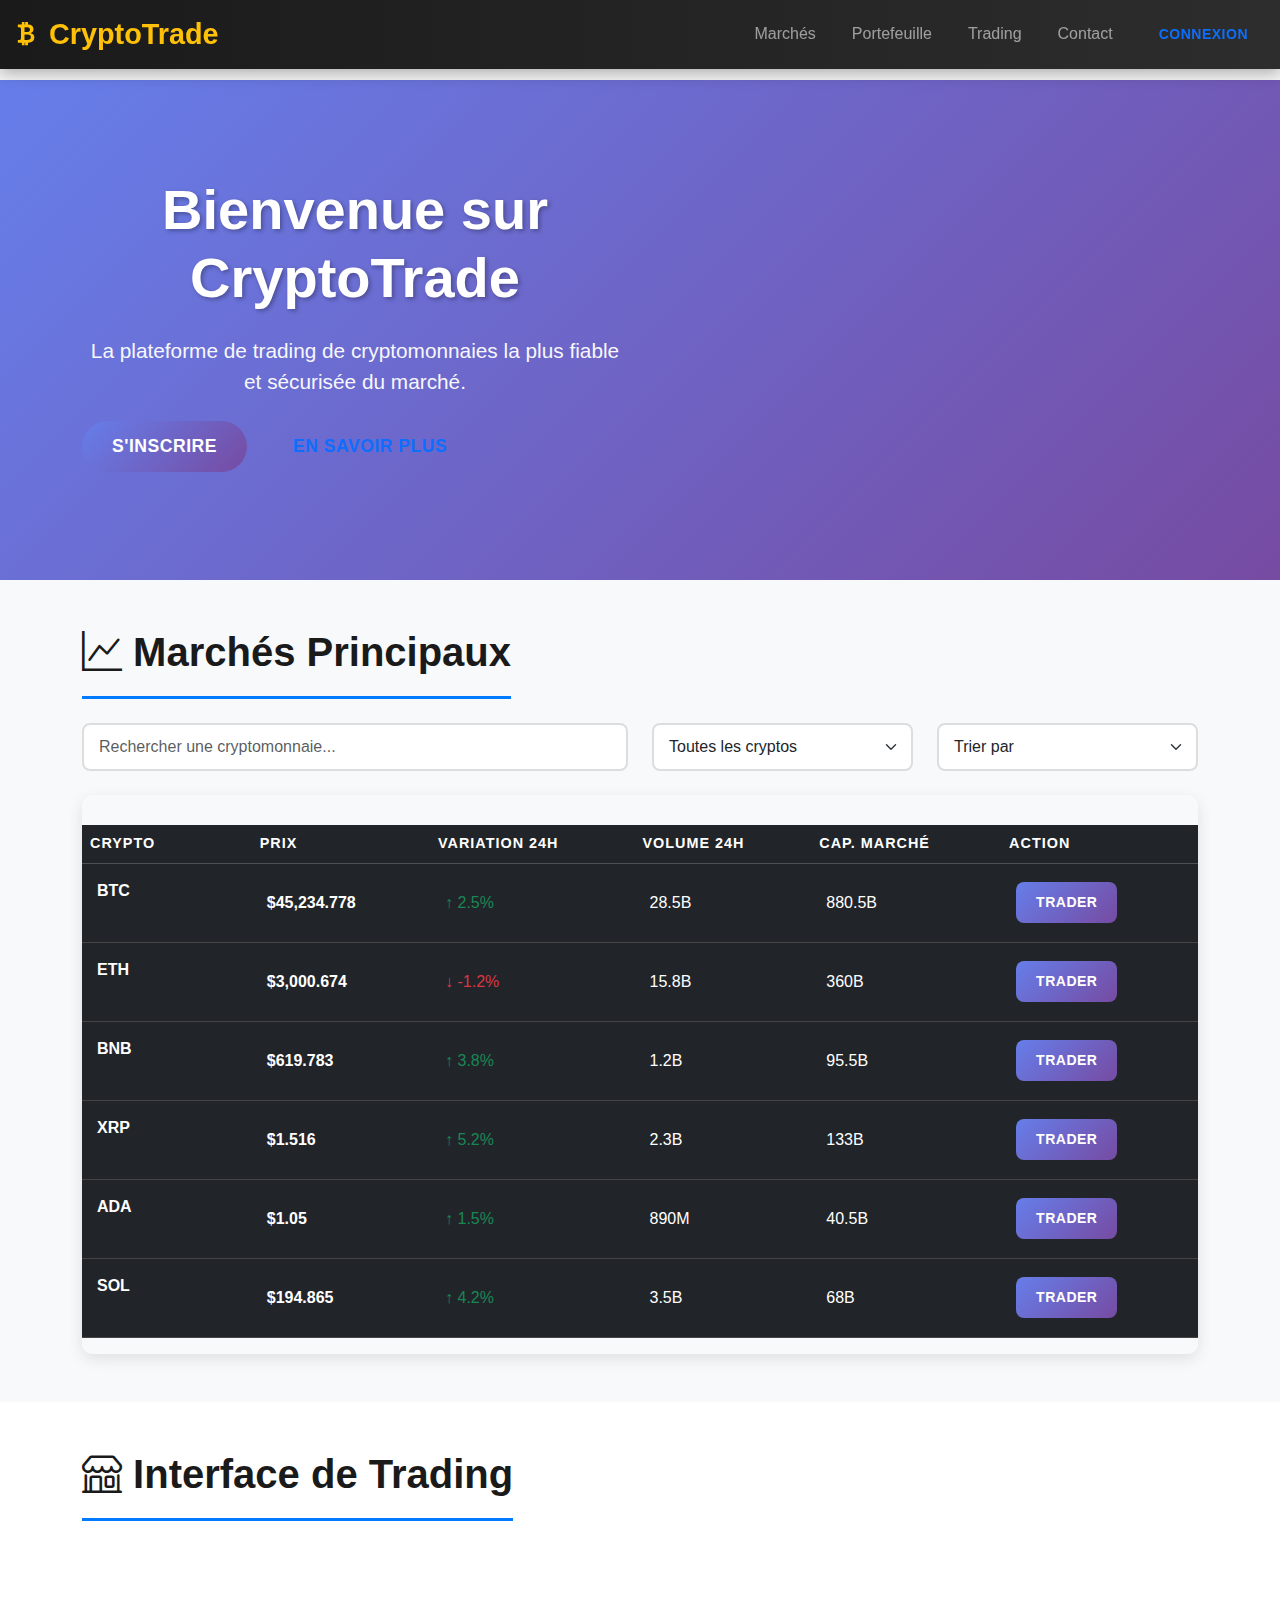
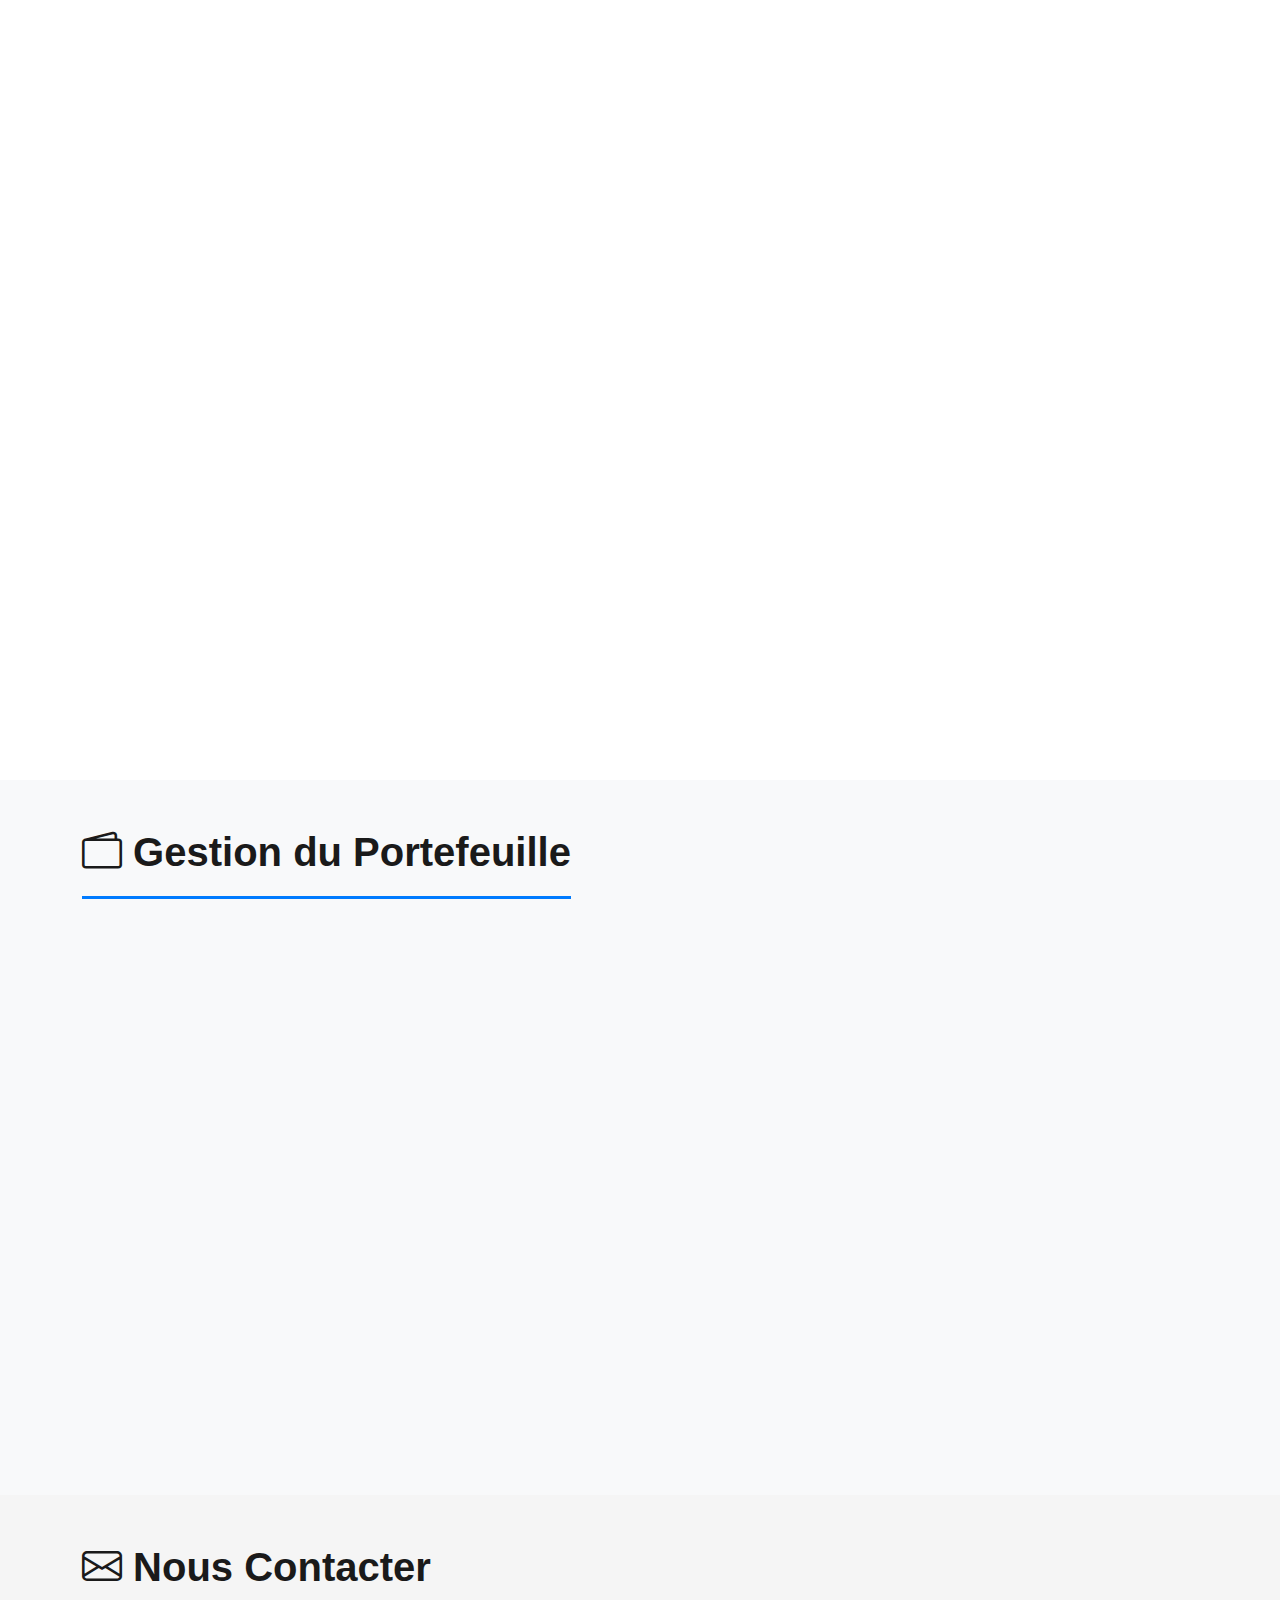
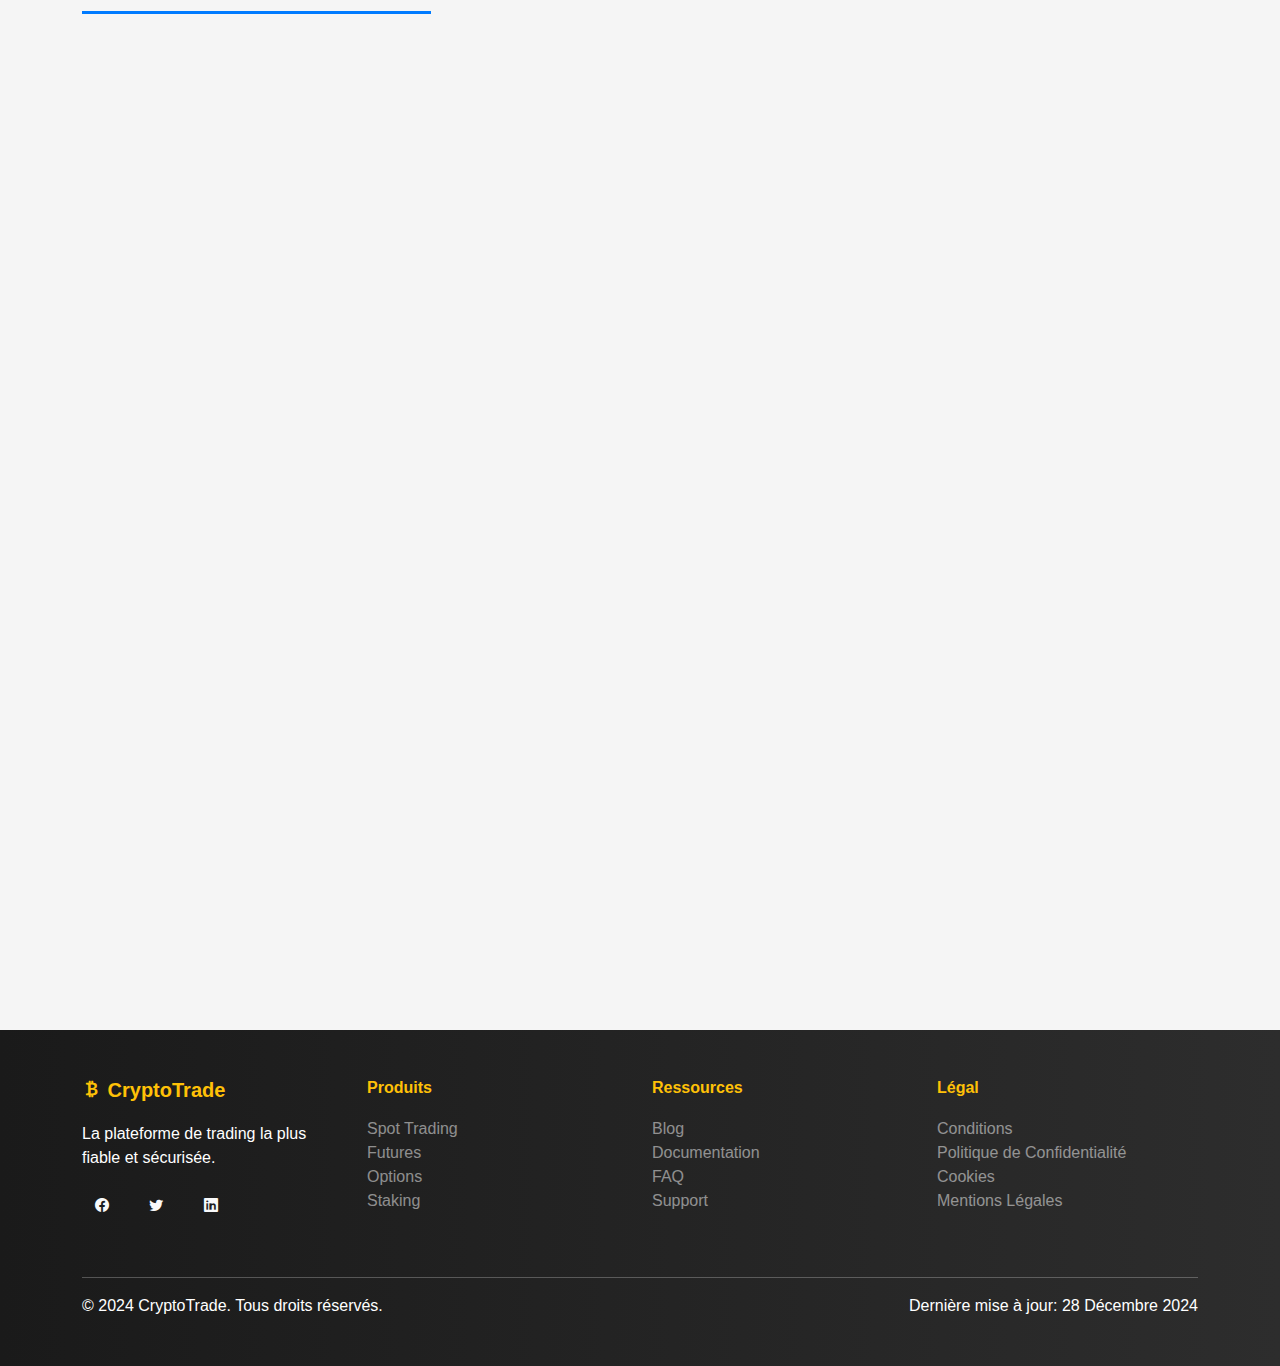
<file: index.html>
<!DOCTYPE html>
<html lang="fr">
<head>
    <meta charset="UTF-8">
    <meta name="viewport" content="width=device-width, initial-scale=1.0">
    <title>CryptoTrade - Plateforme de Trading Crypto</title>
    <link href="https://cdn.jsdelivr.net/npm/bootstrap@5.3.0/dist/css/bootstrap.min.css" rel="stylesheet">
    <link rel="stylesheet" href="https://cdn.jsdelivr.net/npm/bootstrap-icons@1.11.0/font/bootstrap-icons.css">
    <link rel="stylesheet" href="css/style.css">
</head>
<body>
    <!-- Navbar -->
    <nav class="navbar navbar-expand-lg navbar-dark bg-dark fixed-top">
        <div class="container-fluid">
            <a class="navbar-brand fw-bold" href="#home">
                <i class="bi bi-currency-bitcoin"></i> CryptoTrade
            </a>
            <button class="navbar-toggler" type="button" data-bs-toggle="collapse" data-bs-target="#navbarNav">
                <span class="navbar-toggler-icon"></span>
            </button>
            <div class="collapse navbar-collapse" id="navbarNav">
                <ul class="navbar-nav ms-auto">
                    <li class="nav-item">
                        <a class="nav-link" href="./page/markets.html">Marchés</a>
                    </li>
                    <li class="nav-item">
                        <a class="nav-link" href="./page/portfolio.html">Portefeuille</a>
                    </li>
                    <li class="nav-item">
                        <a class="nav-link" href="./page/trading.html">Trading</a>
                    </li>
                    <li class="nav-item">
                        <a class="nav-link" href="./page/contact.html">Contact</a>
                    </li>
                    <li class="nav-item">
                        <button class="btn btn-outline-primary btn-sm ms-2" data-bs-toggle="modal" data-bs-target="#loginModal">
                            Connexion
                        </button>
                    </li>
                </ul>
            </div>
        </div>
    </nav>

    <!-- Hero Section -->
    <section id="home" class="hero-section pt-5">
        <div class="container">
            <div class="row align-items-center">
                <div class="col-lg-6">
                    <h1 class="display-4 fw-bold mb-4 text-center">Bienvenue sur CryptoTrade</h1>
                    <p class="lead mb-4 text-center">La plateforme de trading de cryptomonnaies la plus fiable et sécurisée du marché.</p>
                    <div class="d-flex gap-3">
                        <button class="btn btn-primary btn-lg" data-bs-toggle="modal" data-bs-target="#registerModal">
                            S'inscrire
                        </button>
                        <button class="btn btn-outline-primary btn-lg">
                            En savoir plus
                        </button>
                    </div>
                </div>
                <div class="col-lg-6">
                    <div class="card bg-gradient-crypto p-5 text-center">
                        <h2 class="text-white">Taux de Change Actuel</h2>
                        <p class="text-warning mt-3">
                            <i class="bi bi-currency-bitcoin"></i> BTC
                        </p>
                        <h1 class="text-white" id="btcPrice">$45,234</h1>
                        <p class="text-success">
                            <i class="bi bi-arrow-up"></i> +2.5% (24h)
                        </p>
                    </div>
                </div>
            </div>
        </div>
    </section>

    <!-- Markets Section -->
    <section id="markets" class="markets-section py-5 bg-light">
        <div class="container">
            <h2 class="section-title mb-4 text-center">
                <i class="bi bi-graph-up"></i> Marchés Principaux
            </h2>
            
            <!-- Filters and Search -->
            <div class="row mb-4">
                <div class="col-md-6">
                    <input type="text" class="form-control" id="searchCrypto" placeholder="Rechercher une cryptomonnaie...">
                </div>
                <div class="col-md-3">
                    <select class="form-select" id="filterCrypto">
                        <option value="">Toutes les cryptos</option>
                        <option value="Bitcoin">Bitcoin</option>
                        <option value="Ethereum">Ethereum</option>
                        <option value="Binance">Binance</option>
                        <option value="Ripple">Ripple</option>
                    </select>
                </div>
                <div class="col-md-3">
                    <select class="form-select" id="sortCrypto">
                        <option value="">Trier par</option>
                        <option value="prix">Prix (↓)</option>
                        <option value="variation">Variation (↓)</option>
                        <option value="volume">Volume (↓)</option>
                    </select>
                </div>
            </div>

            <!-- Markets Table -->
            <div class="table-responsive">
                <table class="table table-hover table-dark markets-table">
                    <thead>
                        <tr>
                            <th>Crypto</th>
                            <th>Prix</th>
                            <th>Variation 24h</th>
                            <th>Volume 24h</th>
                            <th>Cap. Marché</th>
                            <th>Action</th>
                        </tr>
                    </thead>
                    <tbody id="cryptoTable">
                        <!-- Les données seront chargées avec JavaScript -->
                    </tbody>
                </table>
            </div>
        </div>
    </section>

    <!-- Trading Section -->
    <section id="trading" class="trading-section py-5">
        <div class="container">
            <h2 class="section-title mb-4 text-center">
                <i class="bi bi-shop"></i> Interface de Trading
            </h2>
            
            <div class="row">
                <!-- Trading Form -->
                <div class="col-lg-6">
                    <div class="card border-primary shadow-lg">
                        <div class="card-header bg-primary text-white">
                            <h5 class="mb-0">Passer un Ordre</h5>
                        </div>
                        <div class="card-body">
                            <form id="tradingForm">
                                <!-- Type d'ordre -->
                                <div class="mb-3">
                                    <label class="form-label">Type d'Ordre</label>
                                    <div class="btn-group w-100" role="group">
                                        <input type="radio" class="btn-check" name="orderType" id="achat" value="achat" checked>
                                        <label class="btn btn-outline-success" for="achat">
                                            <i class="bi bi-arrow-up"></i> Achat
                                        </label>
                                        <input type="radio" class="btn-check" name="orderType" id="vente" value="vente">
                                        <label class="btn btn-outline-danger" for="vente">
                                            <i class="bi bi-arrow-down"></i> Vente
                                        </label>
                                    </div>
                                </div>

                                <!-- Sélection de la crypto -->
                                <div class="mb-3">
                                    <label for="cryptoSelect" class="form-label">Sélectionner une Crypto</label>
                                    <select class="form-select" id="cryptoSelect" required>
                                        <option value="">Choisir une cryptomonnaie</option>
                                        <option value="Bitcoin">Bitcoin (BTC)</option>
                                        <option value="Ethereum">Ethereum (ETH)</option>
                                        <option value="Binance">Binance Coin (BNB)</option>
                                        <option value="Ripple">Ripple (XRP)</option>
                                        <option value="Cardano">Cardano (ADA)</option>
                                    </select>
                                </div>

                                <!-- Prix -->
                                <div class="mb-3">
                                    <label for="price" class="form-label">Prix Unitaire ($)</label>
                                    <input type="number" class="form-control" id="price" placeholder="0.00" step="0.01" required>
                                </div>

                                <!-- Quantité -->
                                <div class="mb-3">
                                    <label for="quantity" class="form-label">Quantité</label>
                                    <input type="number" class="form-control" id="quantity" placeholder="0.00" step="0.0001" required>
                                </div>

                                <!-- Total -->
                                <div class="mb-3">
                                    <label class="form-label">Total Estimé</label>
                                    <div class="alert alert-info">
                                        <h4 id="totalEstimate">$0.00</h4>
                                    </div>
                                </div>

                                <!-- Type de commande -->
                                <div class="mb-3">
                                    <label class="form-label">Type de Commande</label>
                                    <select class="form-select" id="orderTypeSelect">
                                        <option value="limit">Ordre Limité</option>
                                        <option value="market">Ordre au Marché</option>
                                        <option value="stop">Ordre Stop Loss</option>
                                    </select>
                                </div>

                                <!-- Boutons -->
                                <button type="submit" class="btn btn-success w-100 btn-lg">
                                    <i class="bi bi-check-circle"></i> Confirmer l'Ordre
                                </button>
                            </form>
                        </div>
                    </div>
                </div>

                <!-- Portfolio Section -->
                <div class="col-lg-6">
                    <div class="card shadow-lg">
                        <div class="card-header bg-info text-white">
                            <h5 class="mb-0">Votre Portefeuille</h5>
                        </div>
                        <div class="card-body">
                            <div class="alert alert-success">
                                <h4>Solde Total</h4>
                                <h2 class="text-success" id="totalBalance">$10,000.00</h2>
                            </div>

                            <!-- Portfolio Table -->
                            <div class="table-responsive">
                                <table class="table table-sm">
                                    <thead>
                                        <tr>
                                            <th>Crypto</th>
                                            <th>Quantité</th>
                                            <th>Valeur</th>
                                            <th>%</th>
                                        </tr>
                                    </thead>
                                    <tbody id="portfolioTable">
                                        <tr>
                                            <td><i class="bi bi-currency-bitcoin"></i> Bitcoin</td>
                                            <td>0.5 BTC</td>
                                            <td>$22,617</td>
                                            <td><span class="badge bg-success">45%</span></td>
                                        </tr>
                                        <tr>
                                            <td><i class="bi bi-coin"></i> Ethereum</td>
                                            <td>5 ETH</td>
                                            <td>$15,000</td>
                                            <td><span class="badge bg-primary">30%</span></td>
                                        </tr>
                                        <tr>
                                            <td><span class="badge bg-warning text-dark">BNB</span></td>
                                            <td>20 BNB</td>
                                            <td>$6,200</td>
                                            <td><span class="badge bg-info">12%</span></td>
                                        </tr>
                                        <tr>
                                            <td>USD</td>
                                            <td>-</td>
                                            <td>$5,183</td>
                                            <td><span class="badge bg-secondary">10%</span></td>
                                        </tr>
                                    </tbody>
                                </table>
                            </div>

                            <!-- Action Buttons -->
                            <div class="d-grid gap-2 mt-3">
                                <button class="btn btn-outline-primary" data-bs-toggle="offcanvas" data-bs-target="#deposer">
                                    <i class="bi bi-cash-coin"></i> Dépôt
                                </button>
                                <button class="btn btn-outline-danger" data-bs-toggle="offcanvas" data-bs-target="#retrait">
                                    <i class="bi bi-arrow-repeat"></i> Retrait
                                </button>
                            </div>
                        </div>
                    </div>
                </div>
            </div>
        </div>
    </section>

    <!-- Offcanvas - Dépôt -->
    <div class="offcanvas offcanvas-start" tabindex="-1" id="deposer">
        <div class="offcanvas-header bg-primary text-white">
            <h5 class="offcanvas-title">Effectuer un Dépôt</h5>
            <button type="button" class="btn-close btn-close-white" data-bs-dismiss="offcanvas"></button>
        </div>
        <div class="offcanvas-body">
            <form id="depotForm">
                <div class="mb-3">
                    <label for="methodeDpot" class="form-label">Méthode de Paiement</label>
                    <select class="form-select" id="methodeDpot">
                        <option value="">Choisir une méthode</option>
                        <option value="carte">Carte Bancaire</option>
                        <option value="virement">Virement Bancaire</option>
                        <option value="wallet">Portefeuille Crypto</option>
                        <option value="paypal">PayPal</option>
                    </select>
                </div>

                <div class="mb-3">
                    <label for="montantDpot" class="form-label">Montant ($)</label>
                    <input type="number" class="form-control" id="montantDpot" placeholder="100.00" step="0.01">
                </div>

                <div class="alert alert-info">
                    <small>Frais de transaction: <span id="fraisDpot">1%</span></small>
                </div>

                <button type="submit" class="btn btn-success w-100">
                    <i class="bi bi-check-circle"></i> Confirmer le Dépôt
                </button>
            </form>
        </div>
    </div>

    <!-- Offcanvas - Retrait -->
    <div class="offcanvas offcanvas-start" tabindex="-1" id="retrait">
        <div class="offcanvas-header bg-danger text-white">
            <h5 class="offcanvas-title">Effectuer un Retrait</h5>
            <button type="button" class="btn-close btn-close-white" data-bs-dismiss="offcanvas"></button>
        </div>
        <div class="offcanvas-body">
            <form id="retraitForm">
                <div class="mb-3">
                    <label for="methodeRetrait" class="form-label">Méthode de Retrait</label>
                    <select class="form-select" id="methodeRetrait">
                        <option value="">Choisir une méthode</option>
                        <option value="carte">Virement Bancaire</option>
                        <option value="wallet">Portefeuille Crypto</option>
                        <option value="paypal">PayPal</option>
                    </select>
                </div>

                <div class="mb-3">
                    <label for="montantRetrait" class="form-label">Montant ($)</label>
                    <input type="number" class="form-control" id="montantRetrait" placeholder="100.00" step="0.01">
                </div>

                <div class="mb-3">
                    <label for="adresseRetrait" class="form-label">Adresse de Destination</label>
                    <textarea class="form-control" id="adresseRetrait" rows="3" placeholder="Entrer l'adresse du portefeuille"></textarea>
                </div>

                <div class="alert alert-warning">
                    <small><strong>Attention:</strong> Vérifiez bien l'adresse avant de confirmer!</small>
                </div>

                <button type="submit" class="btn btn-danger w-100">
                    <i class="bi bi-check-circle"></i> Confirmer le Retrait
                </button>
            </form>
        </div>
    </div>

    <!-- Portefeuille Section -->
    <section id="portefeuille" class="portefeuille-section py-5 bg-light">
        <div class="container">
            <h2 class="section-title mb-4 text-center">
                <i class="bi bi-wallet2"></i> Gestion du Portefeuille
            </h2>

            <div class="row">
                <!-- Stats Cards -->
                <div class="col-md-3 mb-4">
                    <div class="card text-center shadow-sm">
                        <div class="card-body">
                            <h6 class="card-title">Valeur Totale</h6>
                            <h3 class="text-success">$46,000</h3>
                            <small class="text-success"><i class="bi bi-arrow-up"></i> +5.2%</small>
                        </div>
                    </div>
                </div>
                <div class="col-md-3 mb-4">
                    <div class="card text-center shadow-sm">
                        <div class="card-body">
                            <h6 class="card-title">Bénéfices</h6>
                            <h3 class="text-success">$6,000</h3>
                            <small class="text-success"><i class="bi bi-arrow-up"></i> +15%</small>
                        </div>
                    </div>
                </div>
                <div class="col-md-3 mb-4">
                    <div class="card text-center shadow-sm">
                        <div class="card-body">
                            <h6 class="card-title">Actifs</h6>
                            <h3>4</h3>
                            <small>Différents actifs</small>
                        </div>
                    </div>
                </div>
                <div class="col-md-3 mb-4">
                    <div class="card text-center shadow-sm">
                        <div class="card-body">
                            <h6 class="card-title">Transactions</h6>
                            <h3>24</h3>
                            <small>Ce mois</small>
                        </div>
                    </div>
                </div>
            </div>

            <!-- Detailed Transactions -->
            <div class="card shadow-lg">
                <div class="card-header bg-primary text-white">
                    <h5 class="mb-0">Historique des Transactions</h5>
                </div>
                <div class="card-body">
                    <div class="table-responsive">
                        <table class="table table-striped">
                            <thead>
                                <tr>
                                    <th>Date</th>
                                    <th>Type</th>
                                    <th>Crypto</th>
                                    <th>Quantité</th>
                                    <th>Prix</th>
                                    <th>Statut</th>
                                </tr>
                            </thead>
                            <tbody>
                                <tr>
                                    <td>2024-12-28 14:30</td>
                                    <td><span class="badge bg-success">Achat</span></td>
                                    <td>Bitcoin (BTC)</td>
                                    <td>0.1</td>
                                    <td>$4,523</td>
                                    <td><span class="badge bg-success">Confirmée</span></td>
                                </tr>
                                <tr>
                                    <td>2024-12-27 10:15</td>
                                    <td><span class="badge bg-danger">Vente</span></td>
                                    <td>Ethereum (ETH)</td>
                                    <td>1</td>
                                    <td>$3,000</td>
                                    <td><span class="badge bg-success">Confirmée</span></td>
                                </tr>
                                <tr>
                                    <td>2024-12-26 09:45</td>
                                    <td><span class="badge bg-info">Dépôt</span></td>
                                    <td>USD</td>
                                    <td>5000</td>
                                    <td>-</td>
                                    <td><span class="badge bg-warning">En Attente</span></td>
                                </tr>
                                <tr>
                                    <td>2024-12-25 16:20</td>
                                    <td><span class="badge bg-success">Achat</span></td>
                                    <td>Binance Coin (BNB)</td>
                                    <td>5</td>
                                    <td>$310</td>
                                    <td><span class="badge bg-success">Confirmée</span></td>
                                </tr>
                            </tbody>
                        </table>
                    </div>
                </div>
            </div>
        </div>
    </section>

    <!-- Contact Section -->
    <section id="contact" class="contact-section py-5">
        <div class="container">
            <h2 class="section-title mb-4 text-center">
                <i class="bi bi-envelope"></i> Nous Contacter
            </h2>

            <div class="row">
                <div class="col-lg-4 mb-4">
                    <div class="card border-primary h-100">
                        <div class="card-body text-center">
                            <h5><i class="bi bi-geo-alt text-primary"></i> Adresse</h5>
                            <p>123 Rue de la Crypto<br>75001 Paris, France</p>
                        </div>
                    </div>
                </div>
                <div class="col-lg-4 mb-4">
                    <div class="card border-primary h-100">
                        <div class="card-body text-center">
                            <h5><i class="bi bi-telephone text-primary"></i> Téléphone</h5>
                            <p>+33 1 23 45 67 89<br>support@cryptotrade.fr</p>
                        </div>
                    </div>
                </div>
                <div class="col-lg-4 mb-4">
                    <div class="card border-primary h-100">
                        <div class="card-body text-center">
                            <h5><i class="bi bi-clock text-primary"></i> Horaires</h5>
                            <p>Lun-Ven: 09:00-18:00<br>Sam-Dim: Fermé</p>
                        </div>
                    </div>
                </div>
            </div>

            <!-- Contact Form -->
            <div class="row mt-5">
                <div class="col-lg-8 mx-auto">
                    <div class="card shadow-lg">
                        <div class="card-header bg-primary text-white">
                            <h5 class="mb-0">Formulaire de Contact</h5>
                        </div>
                        <div class="card-body">
                            <form id="contactForm">
                                <div class="mb-3">
                                    <label for="nomContact" class="form-label">Nom Complet</label>
                                    <input type="text" class="form-control" id="nomContact" placeholder="Jean Dupont" required>
                                </div>

                                <div class="mb-3">
                                    <label for="emailContact" class="form-label">Adresse Email</label>
                                    <input type="email" class="form-control" id="emailContact" placeholder="jean@example.com" required>
                                </div>

                                <div class="mb-3">
                                    <label for="sujetContact" class="form-label">Sujet</label>
                                    <select class="form-select" id="sujetContact" required>
                                        <option value="">Choisir un sujet</option>
                                        <option value="support">Support Technique</option>
                                        <option value="compte">Problème de Compte</option>
                                        <option value="transaction">Problème de Transaction</option>
                                        <option value="autre">Autre</option>
                                    </select>
                                </div>

                                <div class="mb-3">
                                    <label for="messageContact" class="form-label">Message</label>
                                    <textarea class="form-control" id="messageContact" rows="5" placeholder="Votre message ici..." required></textarea>
                                </div>

                                <button type="submit" class="btn btn-primary w-100">
                                    <i class="bi bi-send"></i> Envoyer
                                </button>
                            </form>
                        </div>
                    </div>
                </div>
            </div>
        </div>
    </section>

    <!-- Footer -->
    <footer class="footer bg-dark text-white py-5">
        <div class="container">
            <div class="row mb-4">
                <div class="col-md-3 mb-4">
                    <h5>
                        <i class="bi bi-currency-bitcoin"></i> CryptoTrade
                    </h5>
                    <p>La plateforme de trading la plus fiable et sécurisée.</p>
                    <div class="social-links">
                        <a href="#" class="btn btn-outline-light btn-sm">
                            <i class="bi bi-facebook"></i>
                        </a>
                        <a href="#" class="btn btn-outline-light btn-sm">
                            <i class="bi bi-twitter"></i>
                        </a>
                        <a href="#" class="btn btn-outline-light btn-sm">
                            <i class="bi bi-linkedin"></i>
                        </a>
                    </div>
                </div>
                <div class="col-md-3 mb-4">
                    <h6>Produits</h6>
                    <ul class="list-unstyled">
                        <li><a href="#" class="text-white-50">Spot Trading</a></li>
                        <li><a href="#" class="text-white-50">Futures</a></li>
                        <li><a href="#" class="text-white-50">Options</a></li>
                        <li><a href="#" class="text-white-50">Staking</a></li>
                    </ul>
                </div>
                <div class="col-md-3 mb-4">
                    <h6>Ressources</h6>
                    <ul class="list-unstyled">
                        <li><a href="#" class="text-white-50">Blog</a></li>
                        <li><a href="#" class="text-white-50">Documentation</a></li>
                        <li><a href="#" class="text-white-50">FAQ</a></li>
                        <li><a href="#" class="text-white-50">Support</a></li>
                    </ul>
                </div>
                <div class="col-md-3 mb-4">
                    <h6>Légal</h6>
                    <ul class="list-unstyled">
                        <li><a href="#" class="text-white-50">Conditions</a></li>
                        <li><a href="#" class="text-white-50">Politique de Confidentialité</a></li>
                        <li><a href="#" class="text-white-50">Cookies</a></li>
                        <li><a href="#" class="text-white-50">Mentions Légales</a></li>
                    </ul>
                </div>
            </div>
            <hr>
            <div class="row align-items-center">
                <div class="col-md-6">
                    <p class="mb-0">&copy; 2024 CryptoTrade. Tous droits réservés.</p>
                </div>
                <div class="col-md-6 text-md-end">
                    <p class="mb-0">Dernière mise à jour: 28 Décembre 2024</p>
                </div>
            </div>
        </div>
    </footer>

    <!-- Login Modal -->
    <div class="modal fade" id="loginModal" tabindex="-1">
        <div class="modal-dialog">
            <div class="modal-content">
                <div class="modal-header bg-primary text-white">
                    <h5 class="modal-title">Connexion</h5>
                    <button type="button" class="btn-close btn-close-white" data-bs-dismiss="modal"></button>
                </div>
                <div class="modal-body">
                    <form id="loginForm">
                        <div class="mb-3">
                            <label for="loginEmail" class="form-label">Email</label>
                            <input type="email" class="form-control" id="loginEmail" required>
                        </div>
                        <div class="mb-3">
                            <label for="loginPassword" class="form-label">Mot de Passe</label>
                            <input type="password" class="form-control" id="loginPassword" required>
                        </div>
                        <div class="mb-3 form-check">
                            <input type="checkbox" class="form-check-input" id="rememberMe">
                            <label class="form-check-label" for="rememberMe">
                                Se souvenir de moi
                            </label>
                        </div>
                        <button type="submit" class="btn btn-primary w-100">
                            Se connecter
                        </button>
                    </form>
                </div>
                <div class="modal-footer">
                    <p class="w-100">Pas de compte? <a href="#" data-bs-toggle="modal" data-bs-target="#registerModal" data-bs-dismiss="modal">S'inscrire</a></p>
                </div>
            </div>
        </div>
    </div>

    <!-- Register Modal -->
    <div class="modal fade" id="registerModal" tabindex="-1">
        <div class="modal-dialog">
            <div class="modal-content">
                <div class="modal-header bg-success text-white">
                    <h5 class="modal-title">S'inscrire</h5>
                    <button type="button" class="btn-close btn-close-white" data-bs-dismiss="modal"></button>
                </div>
                <div class="modal-body">
                    <form id="registerForm">
                        <div class="mb-3">
                            <label for="registerName" class="form-label">Nom Complet</label>
                            <input type="text" class="form-control" id="registerName" required>
                        </div>
                        <div class="mb-3">
                            <label for="registerEmail" class="form-label">Email</label>
                            <input type="email" class="form-control" id="registerEmail" required>
                        </div>
                        <div class="mb-3">
                            <label for="registerPassword" class="form-label">Mot de Passe</label>
                            <input type="password" class="form-control" id="registerPassword" required>
                        </div>
                        <div class="mb-3">
                            <label for="registerPasswordConfirm" class="form-label">Confirmer le Mot de Passe</label>
                            <input type="password" class="form-control" id="registerPasswordConfirm" required>
                        </div>
                        <div class="mb-3 form-check">
                            <input type="checkbox" class="form-check-input" id="acceptTerms" required>
                            <label class="form-check-label" for="acceptTerms">
                                J'accepte les conditions d'utilisation
                            </label>
                        </div>
                        <button type="submit" class="btn btn-success w-100">
                            S'inscrire
                        </button>
                    </form>
                </div>
            </div>
        </div>
    </div>

    <script src="https://cdn.jsdelivr.net/npm/bootstrap@5.3.0/dist/js/bootstrap.bundle.min.js"></script>
    <script src="js/script.js"></script>
</body>
</html>
</file>
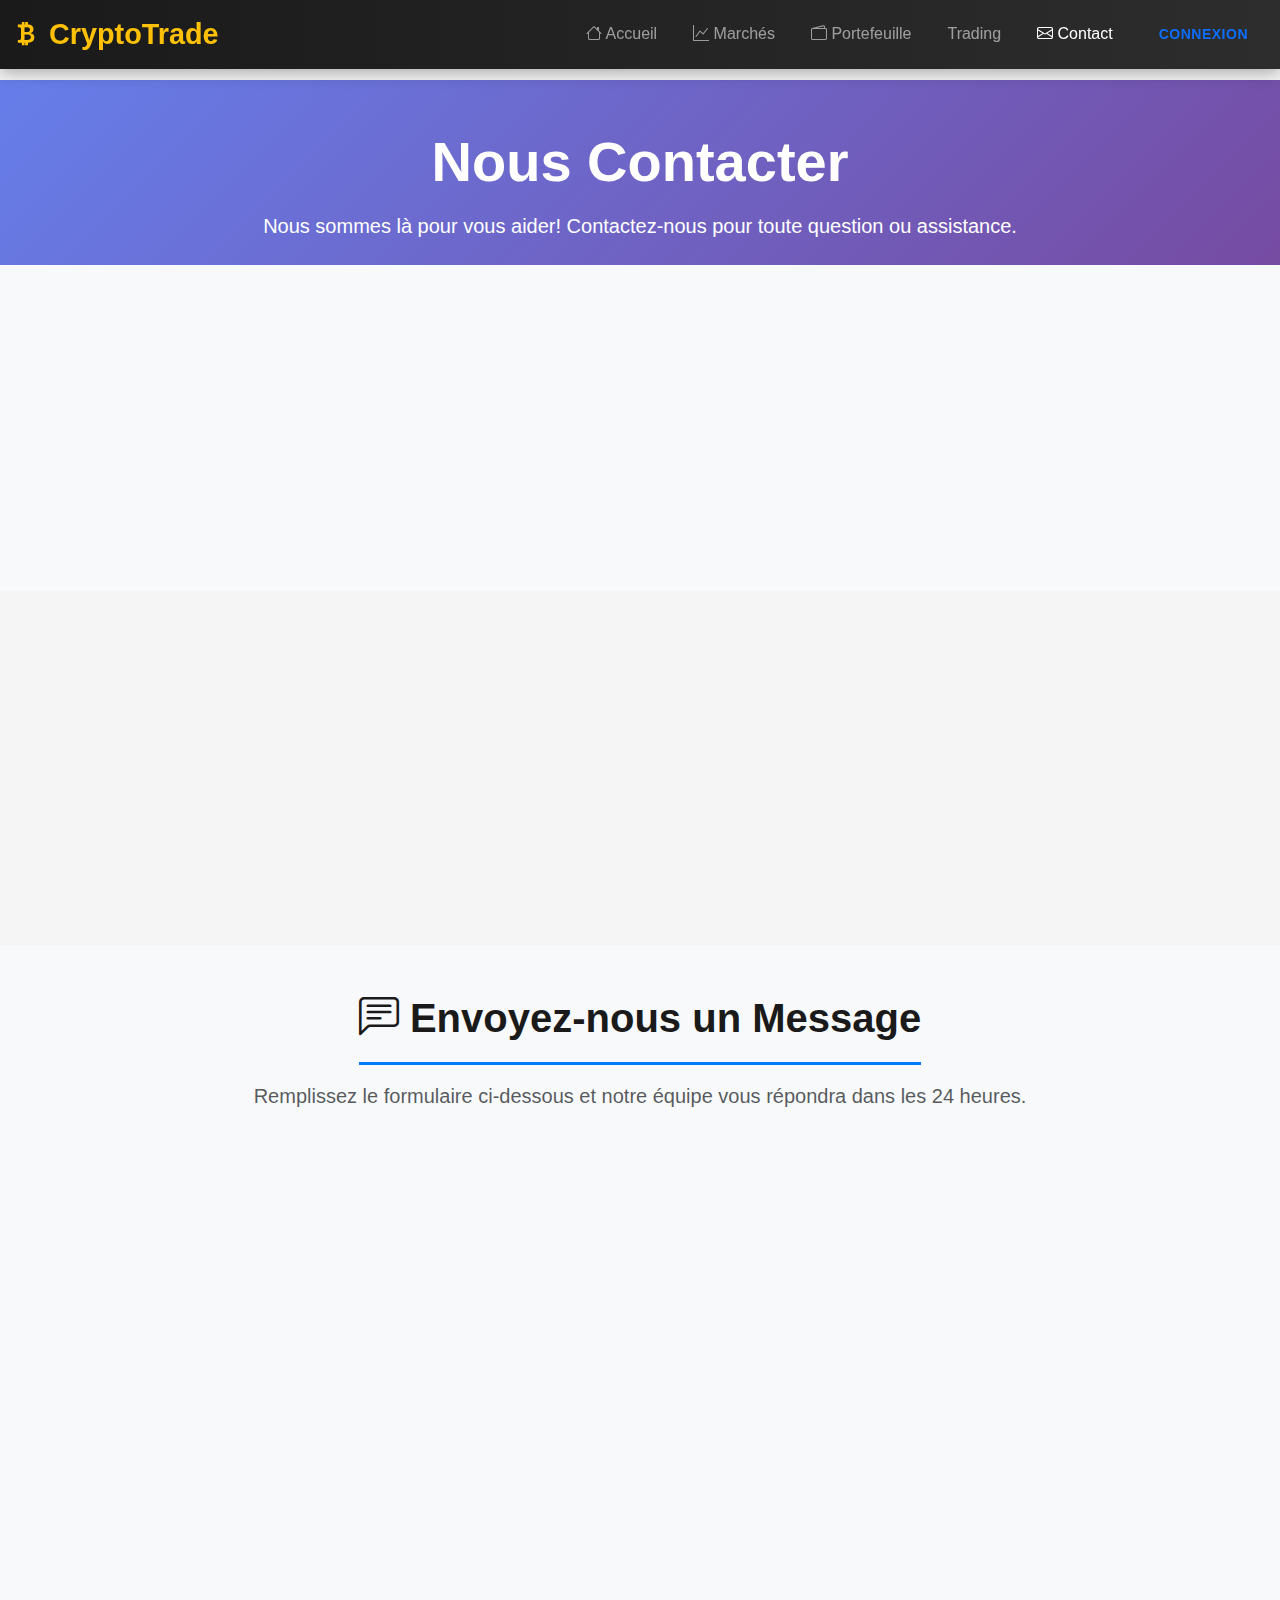
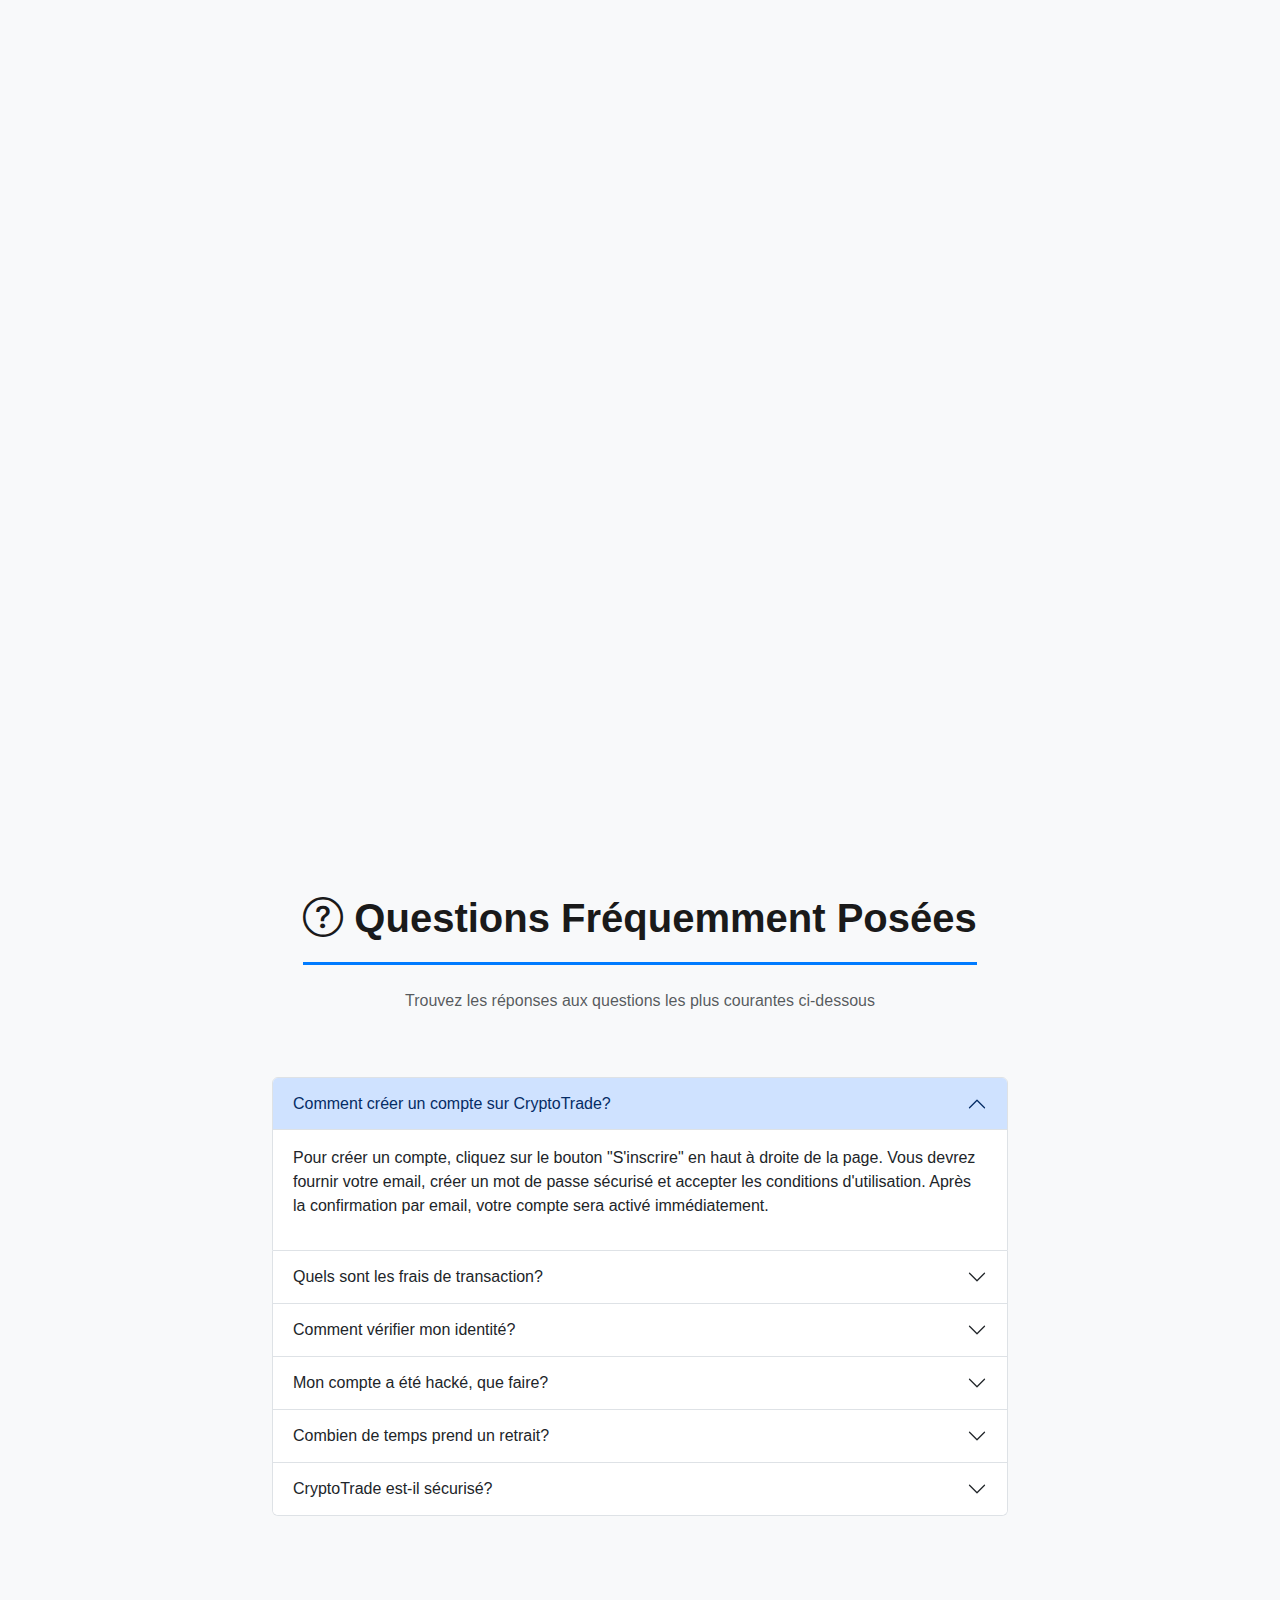
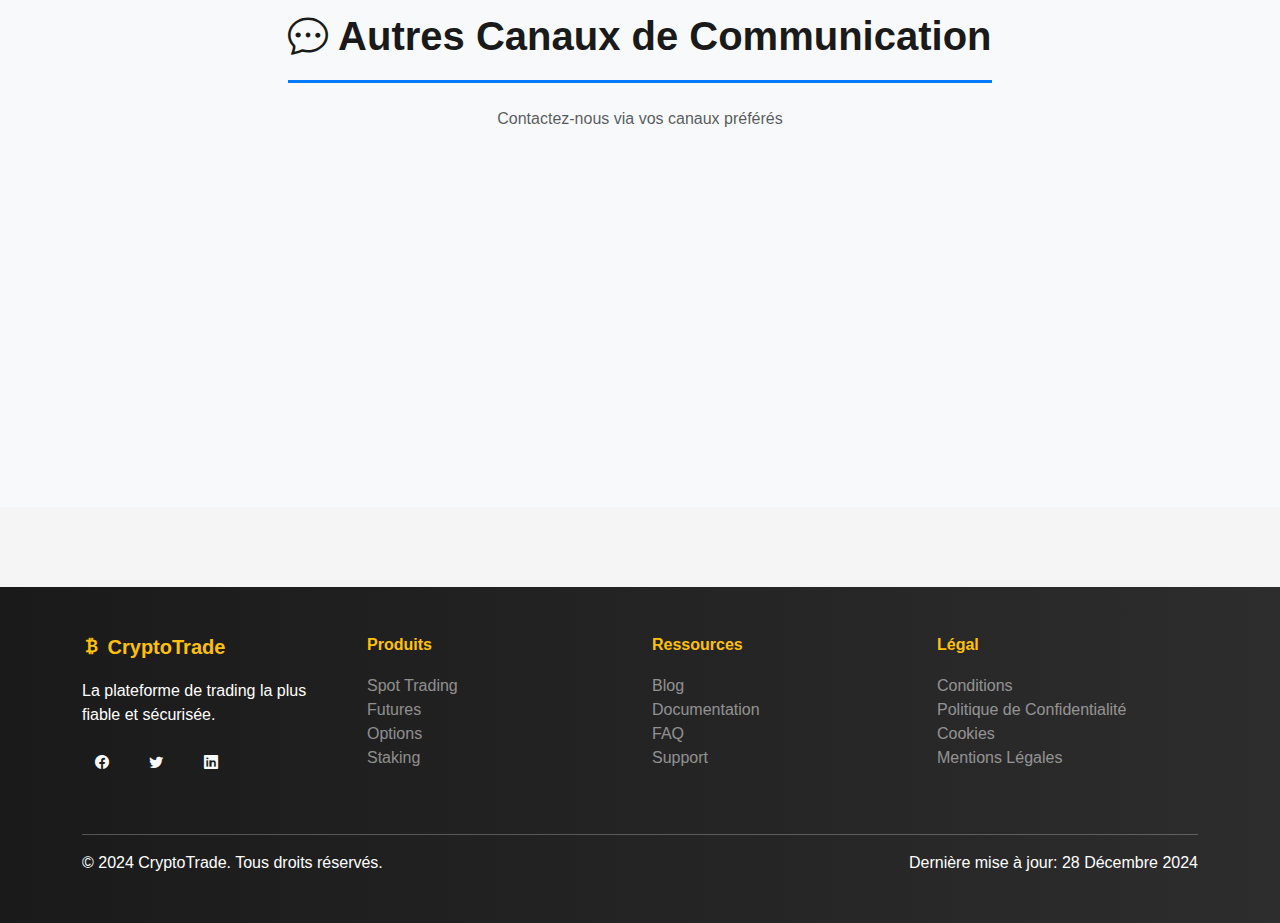
<file: contact.html>
<!DOCTYPE html>
<html lang="fr">
<head>
    <meta charset="UTF-8">
    <meta name="viewport" content="width=device-width, initial-scale=1.0">
    <title>Contact - CryptoTrade</title>
    <link href="https://cdn.jsdelivr.net/npm/bootstrap@5.3.0/dist/css/bootstrap.min.css" rel="stylesheet">
    <link rel="stylesheet" href="https://cdn.jsdelivr.net/npm/bootstrap-icons@1.11.0/font/bootstrap-icons.css">
    <link rel="stylesheet" href="css/style.css">
</head>
<body>
    <!-- Navbar -->
    <nav class="navbar navbar-expand-lg navbar-dark bg-dark fixed-top">
        <div class="container-fluid">
            <a class="navbar-brand fw-bold" href="index.html">
                <i class="bi bi-currency-bitcoin"></i> CryptoTrade
            </a>
            <button class="navbar-toggler" type="button" data-bs-toggle="collapse" data-bs-target="#navbarNav">
                <span class="navbar-toggler-icon"></span>
            </button>
            <div class="collapse navbar-collapse" id="navbarNav">
                <ul class="navbar-nav ms-auto">
                    <li class="nav-item">
                        <a class="nav-link" href="index.html">
                            <i class="bi bi-house"></i> Accueil
                        </a>
                    </li>
                    <li class="nav-item">
                        <a class="nav-link" href="markets.html">
                            <i class="bi bi-graph-up"></i> Marchés
                        </a>
                    </li>
                    <li class="nav-item">
                        <a class="nav-link" href="portfolio.html">
                            <i class="bi bi-wallet2"></i> Portefeuille
                        </a>
                    </li>
                    <li class="nav-item">
                        <a class="nav-link" href="trading.html">Trading</a>
                    </li>
                    <li class="nav-item">
                        <a class="nav-link active" href="contact.html">
                            <i class="bi bi-envelope"></i> Contact
                        </a>
                    </li>
                    <li class="nav-item">
                        <button class="btn btn-outline-primary btn-sm ms-2" data-bs-toggle="modal" data-bs-target="#loginModal">
                            Connexion
                        </button>
                    </li>
                </ul>
            </div>
        </div>
    </nav>

    <!-- Header Section -->
    <section class="contact-header pt-5 pb-4" style="margin-top: 80px; background: linear-gradient(135deg, #667eea 0%, #764ba2 100%); color: white;">
        <div class="container">
            <h1 class="display-4 fw-bold mb-3 text-center">Nous Contacter</h1>
            <p class="lead mb-0 text-center">Nous sommes là pour vous aider! Contactez-nous pour toute question ou assistance.</p>
        </div>
    </section>

    <!-- Informations de Contact -->
    <section class="contact-info py-5 bg-light">
        <div class="container">
            <div class="row g-4">
                <!-- Adresse -->
                <div class="col-md-4">
                    <div class="card border-0 shadow-sm h-100">
                        <div class="card-body text-center">
                            <div class="icon-box mb-3">
                                <i class="bi bi-geo-alt" style="font-size: 2.5rem; color: #667eea;"></i>
                            </div>
                            <h5 class="card-title">Adresse</h5>
                            <p class="card-text text-muted">
                                123 Rue de la Crypto<br>
                                75001 Paris<br>
                                France
                            </p>
                        </div>
                    </div>
                </div>

                <!-- Téléphone -->
                <div class="col-md-4">
                    <div class="card border-0 shadow-sm h-100">
                        <div class="card-body text-center">
                            <div class="icon-box mb-3">
                                <i class="bi bi-telephone" style="font-size: 2.5rem; color: #764ba2;"></i>
                            </div>
                            <h5 class="card-title">Téléphone</h5>
                            <p class="card-text text-muted">
                                <strong>Support:</strong> +33 1 23 45 67 89<br>
                                <strong>Commercial:</strong> +33 1 98 76 54 32<br>
                                Disponible 24/7
                            </p>
                        </div>
                    </div>
                </div>

                <!-- Email -->
                <div class="col-md-4">
                    <div class="card border-0 shadow-sm h-100">
                        <div class="card-body text-center">
                            <div class="icon-box mb-3">
                                <i class="bi bi-envelope" style="font-size: 2.5rem; color: #28a745;"></i>
                            </div>
                            <h5 class="card-title">Email</h5>
                            <p class="card-text text-muted">
                                <strong>Support:</strong> support@cryptotrade.fr<br>
                                <strong>Commercial:</strong> contact@cryptotrade.fr<br>
                                <strong>Sécurité:</strong> security@cryptotrade.fr
                            </p>
                        </div>
                    </div>
                </div>
            </div>
        </div>
    </section>

    <!-- Horaires d'Ouverture -->
    <section class="business-hours py-5">
        <div class="container">
            <div class="row">
                <div class="col-lg-8 mx-auto">
                    <div class="card shadow-lg">
                        <div class="card-header bg-primary text-white">
                            <h5 class="mb-0"><i class="bi bi-clock"></i> Horaires d'Ouverture</h5>
                        </div>
                        <div class="card-body">
                            <div class="row">
                                <div class="col-md-6">
                                    <h6 class="mb-3">Support Client</h6>
                                    <div class="mb-2">
                                        <strong>Lundi - Vendredi:</strong> 09:00 - 18:00
                                    </div>
                                    <div class="mb-2">
                                        <strong>Samedi:</strong> 10:00 - 14:00
                                    </div>
                                    <div>
                                        <strong>Dimanche:</strong> Fermé
                                    </div>
                                </div>
                                <div class="col-md-6">
                                    <h6 class="mb-3">Support d'Urgence</h6>
                                    <div class="mb-2">
                                        <span class="badge bg-success">Disponible 24/7</span>
                                    </div>
                                    <div class="mt-3">
                                        <p class="text-muted">
                                            Pour les problèmes de sécurité ou d'urgence, nous sommes disponibles 24 heures sur 24.
                                        </p>
                                    </div>
                                </div>
                            </div>
                        </div>
                    </div>
                </div>
            </div>
        </div>
    </section>

    <!-- Formulaire de Contact -->
    <section class="contact-form-section py-5 bg-light">
        <div class="container">
            <div class="row mb-5">
                <div class="col-lg-10 mx-auto text-center">
                    <h2 class="section-title mb-3 text-center">
                        <i class="bi bi-chat-left-text"></i> Envoyez-nous un Message
                    </h2>
                    <p class="lead text-muted">Remplissez le formulaire ci-dessous et notre équipe vous répondra dans les 24 heures.</p>
                </div>
            </div>

            <div class="row">
                <div class="col-lg-8 mx-auto">
                    <div class="card shadow-lg border-0">
                        <div class="card-body p-5">
                            <form id="contactForm">
                                <!-- Nom -->
                                <div class="mb-4">
                                    <label for="nomContact" class="form-label fw-bold">Nom Complet *</label>
                                    <input type="text" class="form-control form-control-lg" id="nomContact" 
                                           placeholder="Jean Dupont" required>
                                    <small class="form-text text-muted">Veuillez entrer votre nom complet</small>
                                </div>

                                <!-- Email -->
                                <div class="mb-4">
                                    <label for="emailContact" class="form-label fw-bold">Adresse Email *</label>
                                    <input type="email" class="form-control form-control-lg" id="emailContact" 
                                           placeholder="jean@example.com" required>
                                    <small class="form-text text-muted">Nous vous répondrons à cette adresse</small>
                                </div>

                                <!-- Téléphone -->
                                <div class="mb-4">
                                    <label for="telephoneContact" class="form-label fw-bold">Téléphone (optionnel)</label>
                                    <input type="tel" class="form-control form-control-lg" id="telephoneContact" 
                                           placeholder="+33 1 23 45 67 89">
                                </div>

                                <!-- Sujet -->
                                <div class="mb-4">
                                    <label for="sujetContact" class="form-label fw-bold">Sujet *</label>
                                    <select class="form-select form-select-lg" id="sujetContact" required>
                                        <option value="">-- Sélectionner un sujet --</option>
                                        <option value="support">Support Technique</option>
                                        <option value="compte">Problème de Compte</option>
                                        <option value="transaction">Problème de Transaction</option>
                                        <option value="securite">Question de Sécurité</option>
                                        <option value="commercial">Demande Commerciale</option>
                                        <option value="feedback">Retour & Suggestions</option>
                                        <option value="autre">Autre</option>
                                    </select>
                                </div>

                                <!-- Priorité -->
                                <div class="mb-4">
                                    <label for="prioriteContact" class="form-label fw-bold">Priorité</label>
                                    <select class="form-select form-select-lg" id="prioriteContact">
                                        <option value="normal">Normal</option>
                                        <option value="haut">Haut</option>
                                        <option value="urgent">Urgent</option>
                                    </select>
                                </div>

                                <!-- Message -->
                                <div class="mb-4">
                                    <label for="messageContact" class="form-label fw-bold">Message *</label>
                                    <textarea class="form-control form-control-lg" id="messageContact" rows="6" 
                                              placeholder="Décrivez votre question ou problème en détail..." required></textarea>
                                    <small class="form-text text-muted">Minimum 10 caractères</small>
                                </div>

                                <!-- Fichier -->
                                <div class="mb-4">
                                    <label for="fichierContact" class="form-label fw-bold">Ajouter une pièce jointe (optionnel)</label>
                                    <input type="file" class="form-control form-control-lg" id="fichierContact">
                                    <small class="form-text text-muted">Formats acceptés: PDF, JPG, PNG (max 5MB)</small>
                                </div>

                                <!-- Checkbox -->
                                <div class="mb-4 form-check">
                                    <input type="checkbox" class="form-check-input" id="acceptConditions" required>
                                    <label class="form-check-label" for="acceptConditions">
                                        J'accepte les conditions d'utilisation et la politique de confidentialité
                                    </label>
                                </div>

                                <!-- Boutons -->
                                <div class="d-grid gap-2">
                                    <button type="submit" class="btn btn-primary btn-lg">
                                        <i class="bi bi-send"></i> Envoyer le Message
                                    </button>
                                    <button type="reset" class="btn btn-outline-secondary btn-lg">
                                        <i class="bi bi-arrow-counterclockwise"></i> Réinitialiser
                                    </button>
                                </div>
                            </form>
                        </div>
                    </div>
                </div>
            </div>
        </div>
    </section>

    <!-- FAQ Section -->
    <section class="faq-section py-5 bg-light">
        <div class="container">
            <div class="row mb-5">
                <div class="col-lg-10 mx-auto text-center">
                    <h2 class="section-title mb-4 text-center">
                        <i class="bi bi-question-circle"></i> Questions Fréquemment Posées
                    </h2>
                    <p class="text-muted">Trouvez les réponses aux questions les plus courantes ci-dessous</p>
                </div>
            </div>

            <div class="row">
                <div class="col-lg-8 mx-auto">
                    <div class="accordion" id="faqAccordion">
                        <!-- Q1 -->
                        <div class="accordion-item">
                            <h2 class="accordion-header">
                                <button class="accordion-button" type="button" data-bs-toggle="collapse" data-bs-target="#faq1">
                                    Comment créer un compte sur CryptoTrade?
                                </button>
                            </h2>
                            <div id="faq1" class="accordion-collapse collapse show" data-bs-parent="#faqAccordion">
                                <div class="accordion-body">
                                    <p>Pour créer un compte, cliquez sur le bouton "S'inscrire" en haut à droite de la page. Vous devrez fournir votre email, créer un mot de passe sécurisé et accepter les conditions d'utilisation. Après la confirmation par email, votre compte sera activé immédiatement.</p>
                                </div>
                            </div>
                        </div>

                        <!-- Q2 -->
                        <div class="accordion-item">
                            <h2 class="accordion-header">
                                <button class="accordion-button collapsed" type="button" data-bs-toggle="collapse" data-bs-target="#faq2">
                                    Quels sont les frais de transaction?
                                </button>
                            </h2>
                            <div id="faq2" class="accordion-collapse collapse" data-bs-parent="#faqAccordion">
                                <div class="accordion-body">
                                    <p>Les frais de transaction varient selon le type d'opération: 0.1% pour les achats/ventes de crypto, 1% pour les dépôts et 0.5% pour les retraits. Les utilisateurs Premium bénéficient de réductions jusqu'à 50%.</p>
                                </div>
                            </div>
                        </div>

                        <!-- Q3 -->
                        <div class="accordion-item">
                            <h2 class="accordion-header">
                                <button class="accordion-button collapsed" type="button" data-bs-toggle="collapse" data-bs-target="#faq3">
                                    Comment vérifier mon identité?
                                </button>
                            </h2>
                            <div id="faq3" class="accordion-collapse collapse" data-bs-parent="#faqAccordion">
                                <div class="accordion-body">
                                    <p>La vérification d'identité (KYC) est requise pour accéder à certaines fonctionnalités. Allez dans les paramètres de votre compte, cliquez sur "Vérification KYC" et suivez les instructions. Vous devrez fournir une pièce d'identité et une preuve d'adresse.</p>
                                </div>
                            </div>
                        </div>

                        <!-- Q4 -->
                        <div class="accordion-item">
                            <h2 class="accordion-header">
                                <button class="accordion-button collapsed" type="button" data-bs-toggle="collapse" data-bs-target="#faq4">
                                    Mon compte a été hacké, que faire?
                                </button>
                            </h2>
                            <div id="faq4" class="accordion-collapse collapse" data-bs-parent="#faqAccordion">
                                <div class="accordion-body">
                                    <p>Si vous soupçonnez un hack, contactez immédiatement notre équipe de sécurité à security@cryptotrade.fr. Changez votre mot de passe, activez l'authentification à deux facteurs (2FA) et consultez votre historique de transactions. Ne partagez jamais vos clés privées ou codes de vérification.</p>
                                </div>
                            </div>
                        </div>

                        <!-- Q5 -->
                        <div class="accordion-item">
                            <h2 class="accordion-header">
                                <button class="accordion-button collapsed" type="button" data-bs-toggle="collapse" data-bs-target="#faq5">
                                    Combien de temps prend un retrait?
                                </button>
                            </h2>
                            <div id="faq5" class="accordion-collapse collapse" data-bs-parent="#faqAccordion">
                                <div class="accordion-body">
                                    <p>Les retraits sont généralement traités en 24-48 heures ouvrables. Pour les virements bancaires, il peut y avoir un délai supplémentaire de 1-3 jours selon votre banque. Les transferts de crypto sont instantanés.</p>
                                </div>
                            </div>
                        </div>

                        <!-- Q6 -->
                        <div class="accordion-item">
                            <h2 class="accordion-header">
                                <button class="accordion-button collapsed" type="button" data-bs-toggle="collapse" data-bs-target="#faq6">
                                    CryptoTrade est-il sécurisé?
                                </button>
                            </h2>
                            <div id="faq6" class="accordion-collapse collapse" data-bs-parent="#faqAccordion">
                                <div class="accordion-body">
                                    <p>Oui, CryptoTrade utilise le chiffrement SSL, l'authentification à deux facteurs, et stocker 95% des actifs dans des portefeuilles froids sécurisés. Nous avons également une assurance complète contre les cyber-attaques et les fraudes.</p>
                                </div>
                            </div>
                        </div>
                    </div>
                </div>
            </div>
        </div>
    </section>

    <!-- Channels Section -->
    <section class="channels-section py-5 bg-light">
        <div class="container">
            <div class="row mb-5">
                <div class="col-lg-10 mx-auto text-center">
                    <h2 class="section-title mb-4 text-center">
                        <i class="bi bi-chat-dots"></i> Autres Canaux de Communication
                    </h2>
                    <p class="text-muted">Contactez-nous via vos canaux préférés</p>
                </div>
            </div>

            <div class="row">
                <div class="col-md-6 col-lg-3 mb-4">
                    <div class="card text-center shadow-sm border-0 h-100">
                        <div class="card-body">
                            <i class="bi bi-chat-left-dots" style="font-size: 2rem; color: #667eea;"></i>
                            <h6 class="card-title mt-3">Chat en Direct</h6>
                            <p class="card-text text-muted small">
                                Disponible 24/7 pour une assistance immédiate
                            </p>
                            <button class="btn btn-sm btn-primary">Ouvrir le Chat</button>
                        </div>
                    </div>
                </div>

                <div class="col-md-6 col-lg-3 mb-4">
                    <div class="card text-center shadow-sm border-0 h-100">
                        <div class="card-body">
                            <i class="bi bi-twitter" style="font-size: 2rem; color: #1DA1F2;"></i>
                            <h6 class="card-title mt-3">Twitter</h6>
                            <p class="card-text text-muted small">
                                Suivez-nous pour les dernières mises à jour
                            </p>
                            <button class="btn btn-sm btn-outline-info">Suivre</button>
                        </div>
                    </div>
                </div>

                <div class="col-md-6 col-lg-3 mb-4">
                    <div class="card text-center shadow-sm border-0 h-100">
                        <div class="card-body">
                            <i class="bi bi-discord" style="font-size: 2rem; color: #5865F2;"></i>
                            <h6 class="card-title mt-3">Discord</h6>
                            <p class="card-text text-muted small">
                                Rejoignez notre communauté
                            </p>
                            <button class="btn btn-sm btn-outline-primary">Rejoindre</button>
                        </div>
                    </div>
                </div>

                <div class="col-md-6 col-lg-3 mb-4">
                    <div class="card text-center shadow-sm border-0 h-100">
                        <div class="card-body">
                            <i class="bi bi-telephone" style="font-size: 2rem; color: #28a745;"></i>
                            <h6 class="card-title mt-3">Appel Vidéo</h6>
                            <p class="card-text text-muted small">
                                Planifiez un appel avec un expert
                            </p>
                            <button class="btn btn-sm btn-outline-success">Planifier</button>
                        </div>
                    </div>
                </div>
            </div>
        </div>
    </section>

    <!-- Footer -->
    <footer class="footer bg-dark text-white py-5">
        <div class="container">
            <div class="row mb-4">
                <div class="col-md-3 mb-4">
                    <h5><i class="bi bi-currency-bitcoin"></i> CryptoTrade</h5>
                    <p>La plateforme de trading la plus fiable et sécurisée.</p>
                    <div class="social-links">
                        <a href="#" class="btn btn-outline-light btn-sm">
                            <i class="bi bi-facebook"></i>
                        </a>
                        <a href="#" class="btn btn-outline-light btn-sm">
                            <i class="bi bi-twitter"></i>
                        </a>
                        <a href="#" class="btn btn-outline-light btn-sm">
                            <i class="bi bi-linkedin"></i>
                        </a>
                    </div>
                </div>
                <div class="col-md-3 mb-4">
                    <h6>Produits</h6>
                    <ul class="list-unstyled">
                        <li><a href="#" class="text-white-50">Spot Trading</a></li>
                        <li><a href="#" class="text-white-50">Futures</a></li>
                        <li><a href="#" class="text-white-50">Options</a></li>
                        <li><a href="#" class="text-white-50">Staking</a></li>
                    </ul>
                </div>
                <div class="col-md-3 mb-4">
                    <h6>Ressources</h6>
                    <ul class="list-unstyled">
                        <li><a href="#" class="text-white-50">Blog</a></li>
                        <li><a href="#" class="text-white-50">Documentation</a></li>
                        <li><a href="#" class="text-white-50">FAQ</a></li>
                        <li><a href="#" class="text-white-50">Support</a></li>
                    </ul>
                </div>
                <div class="col-md-3 mb-4">
                    <h6>Légal</h6>
                    <ul class="list-unstyled">
                        <li><a href="#" class="text-white-50">Conditions</a></li>
                        <li><a href="#" class="text-white-50">Politique de Confidentialité</a></li>
                        <li><a href="#" class="text-white-50">Cookies</a></li>
                        <li><a href="#" class="text-white-50">Mentions Légales</a></li>
                    </ul>
                </div>
            </div>
            <hr>
            <div class="row align-items-center">
                <div class="col-md-6">
                    <p class="mb-0">&copy; 2024 CryptoTrade. Tous droits réservés.</p>
                </div>
                <div class="col-md-6 text-md-end">
                    <p class="mb-0">Dernière mise à jour: 28 Décembre 2024</p>
                </div>
            </div>
        </div>
    </footer>

    <!-- Login Modal -->
    <div class="modal fade" id="loginModal" tabindex="-1">
        <div class="modal-dialog">
            <div class="modal-content">
                <div class="modal-header bg-primary text-white">
                    <h5 class="modal-title">Connexion</h5>
                    <button type="button" class="btn-close btn-close-white" data-bs-dismiss="modal"></button>
                </div>
                <div class="modal-body">
                    <form id="loginForm">
                        <div class="mb-3">
                            <label for="loginEmail" class="form-label">Email</label>
                            <input type="email" class="form-control" id="loginEmail" required>
                        </div>
                        <div class="mb-3">
                            <label for="loginPassword" class="form-label">Mot de Passe</label>
                            <input type="password" class="form-control" id="loginPassword" required>
                        </div>
                        <div class="mb-3 form-check">
                            <input type="checkbox" class="form-check-input" id="rememberMe">
                            <label class="form-check-label" for="rememberMe">
                                Se souvenir de moi
                            </label>
                        </div>
                        <button type="submit" class="btn btn-primary w-100">
                            Se connecter
                        </button>
                    </form>
                </div>
            </div>
        </div>
    </div>

    <script src="https://cdn.jsdelivr.net/npm/bootstrap@5.3.0/dist/js/bootstrap.bundle.min.js"></script>
    <script src="js/contact.js"></script>
</body>
</html>
</file>
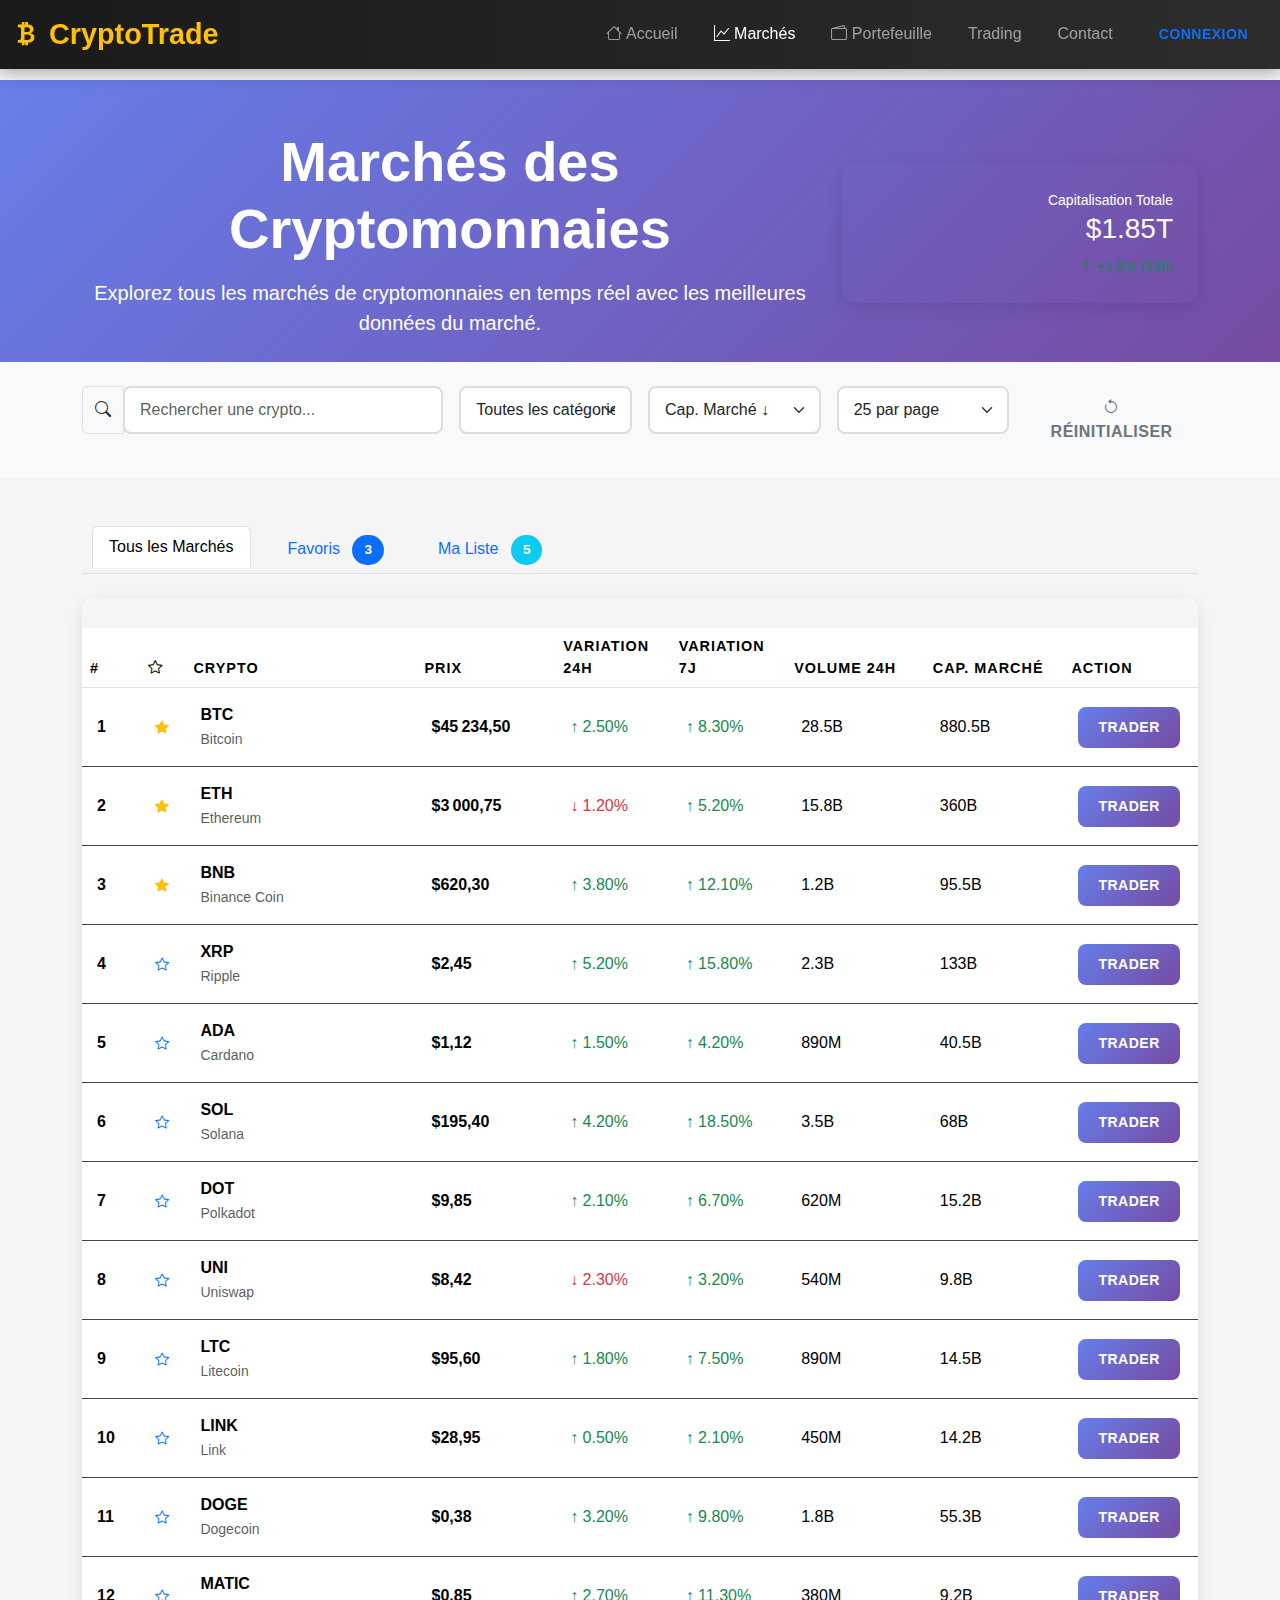
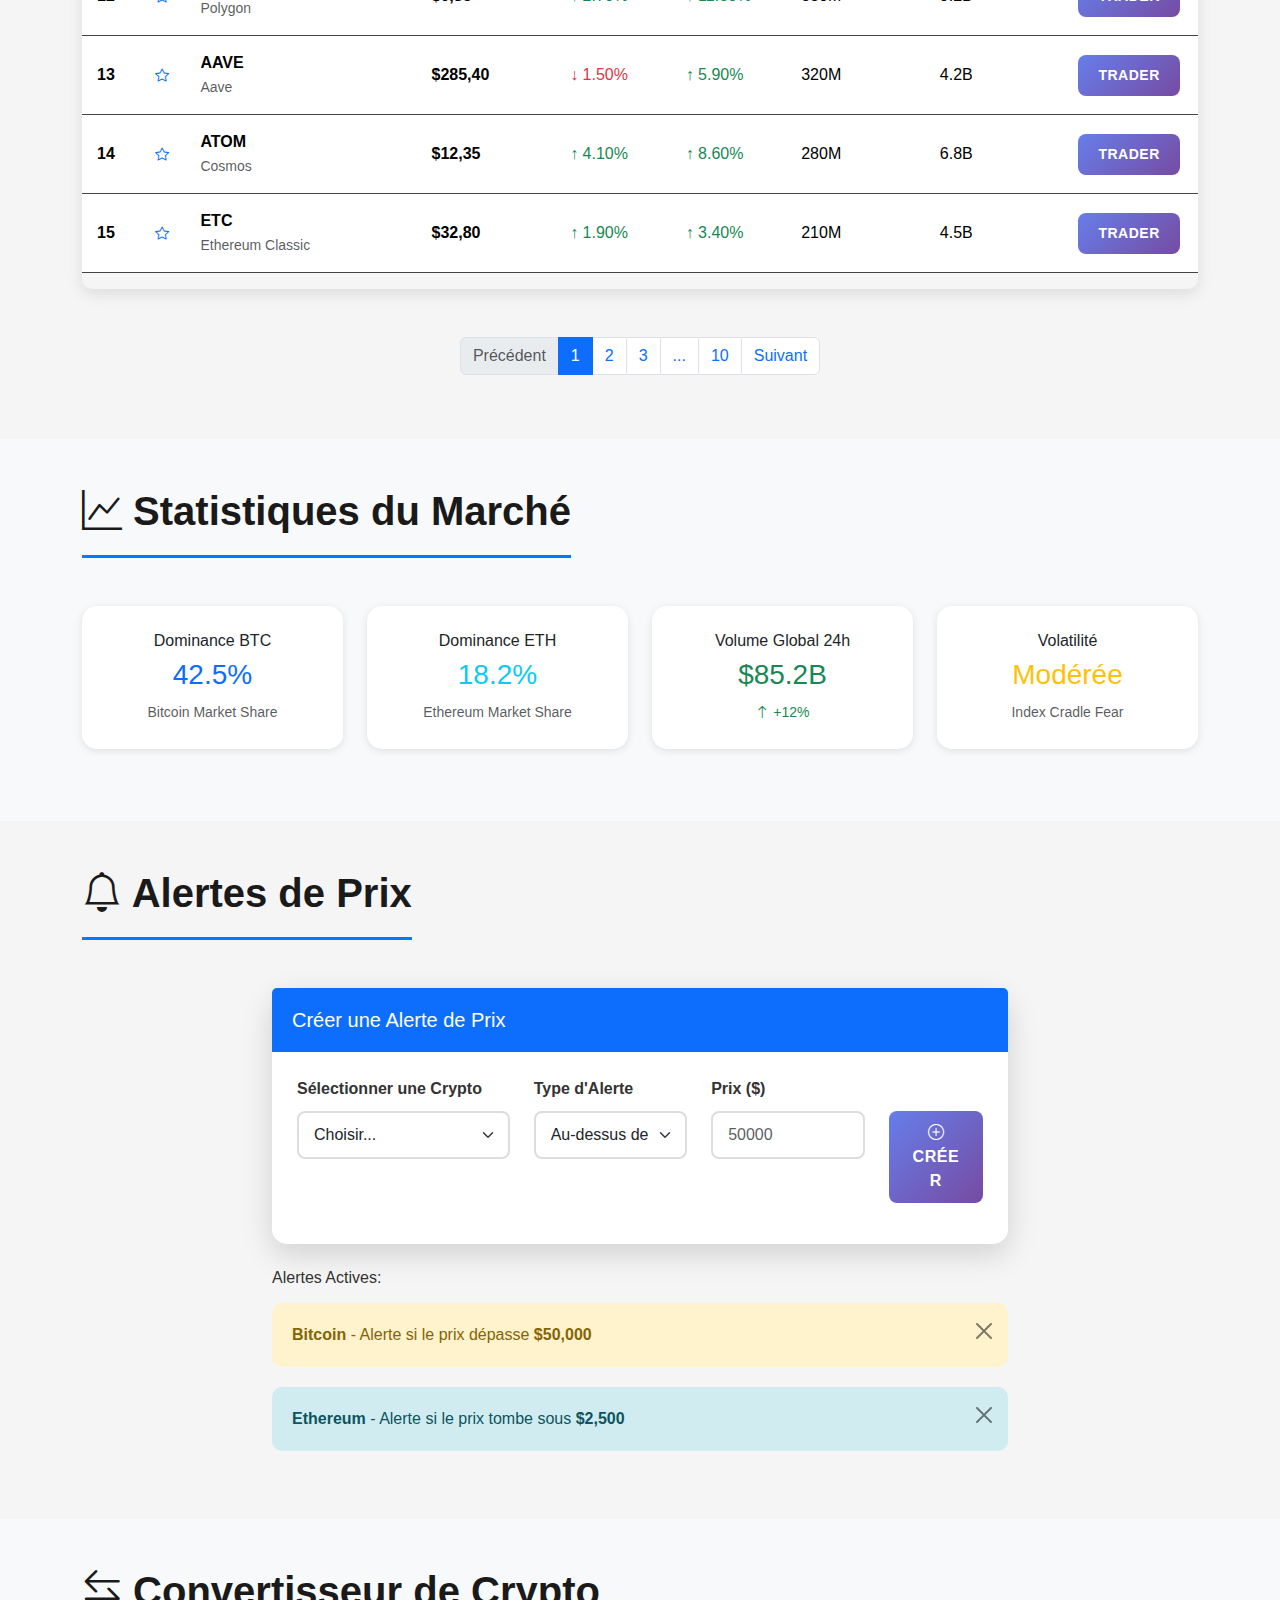
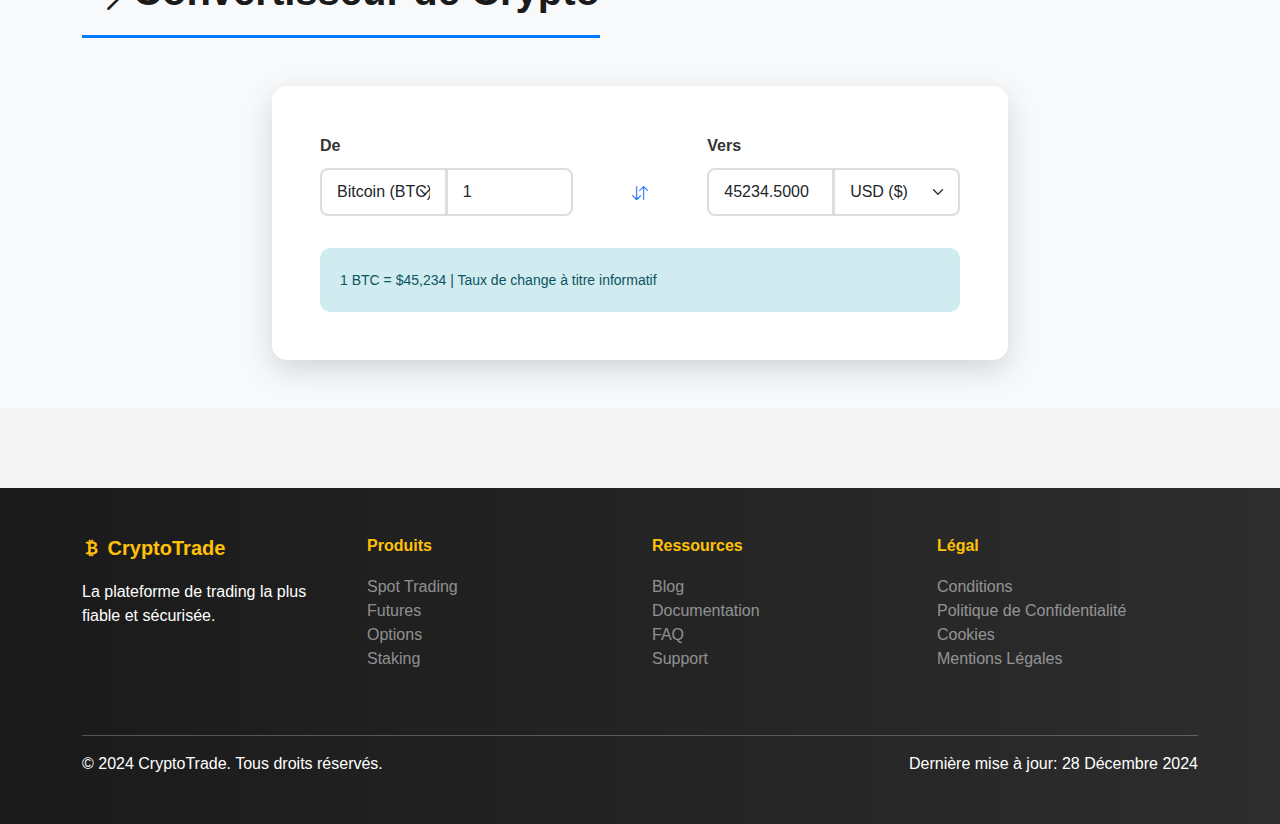
<file: markets.html>
<!DOCTYPE html>
<html lang="fr">
<head>
    <meta charset="UTF-8">
    <meta name="viewport" content="width=device-width, initial-scale=1.0">
    <title>Marchés - CryptoTrade</title>
    <link href="https://cdn.jsdelivr.net/npm/bootstrap@5.3.0/dist/css/bootstrap.min.css" rel="stylesheet">
    <link rel="stylesheet" href="https://cdn.jsdelivr.net/npm/bootstrap-icons@1.11.0/font/bootstrap-icons.css">
    <link rel="stylesheet" href="css/style.css">
</head>
<body>
    <!-- Navbar -->
    <nav class="navbar navbar-expand-lg navbar-dark bg-dark fixed-top">
        <div class="container-fluid">
            <a class="navbar-brand fw-bold" href="index.html">
                <i class="bi bi-currency-bitcoin"></i> CryptoTrade
            </a>
            <button class="navbar-toggler" type="button" data-bs-toggle="collapse" data-bs-target="#navbarNav">
                <span class="navbar-toggler-icon"></span>
            </button>
            <div class="collapse navbar-collapse" id="navbarNav">
                <ul class="navbar-nav ms-auto">
                    <li class="nav-item">
                        <a class="nav-link" href="index.html">
                            <i class="bi bi-house"></i> Accueil
                        </a>
                    </li>
                    <li class="nav-item">
                        <a class="nav-link active" href="markets.html">
                            <i class="bi bi-graph-up"></i> Marchés
                        </a>
                    </li>
                    <li class="nav-item">
                        <a class="nav-link" href="portfolio.html">
                            <i class="bi bi-wallet2"></i> Portefeuille
                        </a>
                    </li>
                    <li class="nav-item">
                        <a class="nav-link" href="trading.html">Trading</a>
                    </li>
                    <li class="nav-item">
                        <a class="nav-link" href="contact.html">Contact</a>
                    </li>
                    <li class="nav-item">
                        <button class="btn btn-outline-primary btn-sm ms-2" data-bs-toggle="modal" data-bs-target="#loginModal">
                            Connexion
                        </button>
                    </li>
                </ul>
            </div>
        </div>
    </nav>

    <!-- Header Section -->
    <section class="markets-header pt-5 pb-4" style="margin-top: 80px; background: linear-gradient(135deg, #667eea 0%, #764ba2 100%); color: white;">
        <div class="container">
            <div class="row align-items-center">
                <div class="col-lg-8 text-center">
                    <h1 class="display-4 fw-bold mb-3 text-center">Marchés des Cryptomonnaies</h1>
                    <p class="lead mb-0 text-center">Explorez tous les marchés de cryptomonnaies en temps réel avec les meilleures données du marché.</p>
                </div>
                <div class="col-lg-4 text-lg-end mt-4 mt-lg-0">
                    <div class="card bg-transparent border-white text-white">
                        <div class="card-body">
                            <small>Capitalisation Totale</small>
                            <h3 id="totalMarketCap">$1.85T</h3>
                            <small class="text-success"><i class="bi bi-arrow-up"></i> +2.5% (24h)</small>
                        </div>
                    </div>
                </div>
            </div>
        </div>
    </section>

    <!-- Filtres Avancés -->
    <section class="filters-section py-4 bg-light">
        <div class="container">
            <div class="row g-3">
                <!-- Recherche -->
                <div class="col-md-4">
                    <div class="input-group">
                        <span class="input-group-text"><i class="bi bi-search"></i></span>
                        <input type="text" class="form-control" id="searchCrypto" placeholder="Rechercher une crypto...">
                    </div>
                </div>

                <!-- Catégorie -->
                <div class="col-md-2">
                    <select class="form-select" id="categoryFilter">
                        <option value="">Toutes les catégories</option>
                        <option value="Layer1">Layer 1</option>
                        <option value="Layer2">Layer 2</option>
                        <option value="DeFi">DeFi</option>
                        <option value="NFT">NFT</option>
                        <option value="Staking">Staking</option>
                    </select>
                </div>

                <!-- Tri -->
                <div class="col-md-2">
                    <select class="form-select" id="sortBy">
                        <option value="market-cap">Cap. Marché ↓</option>
                        <option value="price-high">Prix (Élevé)</option>
                        <option value="price-low">Prix (Bas)</option>
                        <option value="volume">Volume 24h ↓</option>
                        <option value="change-high">Variation +</option>
                        <option value="change-low">Variation -</option>
                        <option value="gainers">Gagnants</option>
                        <option value="losers">Perdants</option>
                    </select>
                </div>

                <!-- Affichage -->
                <div class="col-md-2">
                    <select class="form-select" id="displayCount">
                        <option value="25">25 par page</option>
                        <option value="50">50 par page</option>
                        <option value="100">100 par page</option>
                        <option value="all">Tout afficher</option>
                    </select>
                </div>

                <!-- Bouton Reset -->
                <div class="col-md-2">
                    <button class="btn btn-outline-secondary w-100" onclick="resetFilters()">
                        <i class="bi bi-arrow-counterclockwise"></i> Réinitialiser
                    </button>
                </div>
            </div>
        </div>
    </section>

    <!-- Tableau Principal des Marchés -->
    <section class="markets-table-section py-5">
        <div class="container">
            <!-- Tabs -->
            <ul class="nav nav-tabs mb-4" role="tablist">
                <li class="nav-item" role="presentation">
                    <button class="nav-link active" id="all-tab" data-bs-toggle="tab" data-bs-target="#all-markets" type="button" role="tab">
                        Tous les Marchés
                    </button>
                </li>
                <li class="nav-item" role="presentation">
                    <button class="nav-link" id="favorites-tab" data-bs-toggle="tab" data-bs-target="#favorites-markets" type="button" role="tab">
                        Favoris <span class="badge bg-primary ms-2">3</span>
                    </button>
                </li>
                <li class="nav-item" role="presentation">
                    <button class="nav-link" id="watchlist-tab" data-bs-toggle="tab" data-bs-target="#watchlist-markets" type="button" role="tab">
                        Ma Liste <span class="badge bg-info ms-2">5</span>
                    </button>
                </li>
            </ul>

            <!-- Tab Content -->
            <div class="tab-content">
                <!-- Tous les Marchés -->
                <div class="tab-pane fade show active" id="all-markets" role="tabpanel">
                    <div class="table-responsive">
                        <table class="table table-hover markets-table">
                            <thead>
                                <tr>
                                    <th style="width: 5%">#</th>
                                    <th style="width: 3%">
                                        <i class="bi bi-star"></i>
                                    </th>
                                    <th style="width: 20%">Crypto</th>
                                    <th style="width: 12%">Prix</th>
                                    <th style="width: 10%">Variation 24h</th>
                                    <th style="width: 10%">Variation 7j</th>
                                    <th style="width: 12%">Volume 24h</th>
                                    <th style="width: 12%">Cap. Marché</th>
                                    <th style="width: 8%">Action</th>
                                </tr>
                            </thead>
                            <tbody id="cryptoTableBody">
                                <!-- Données chargées dynamiquement -->
                            </tbody>
                        </table>
                    </div>
                </div>

                <!-- Favoris -->
                <div class="tab-pane fade" id="favorites-markets" role="tabpanel">
                    <div class="table-responsive">
                        <table class="table table-hover markets-table">
                            <thead>
                                <tr>
                                    <th style="width: 5%">#</th>
                                    <th style="width: 3%"><i class="bi bi-star-fill text-warning"></i></th>
                                    <th style="width: 20%">Crypto</th>
                                    <th style="width: 12%">Prix</th>
                                    <th style="width: 10%">Variation 24h</th>
                                    <th style="width: 10%">Variation 7j</th>
                                    <th style="width: 12%">Volume 24h</th>
                                    <th style="width: 12%">Cap. Marché</th>
                                    <th style="width: 8%">Action</th>
                                </tr>
                            </thead>
                            <tbody id="favoritesTableBody">
                                <!-- Favoris chargés dynamiquement -->
                            </tbody>
                        </table>
                    </div>
                </div>

                <!-- Watchlist -->
                <div class="tab-pane fade" id="watchlist-markets" role="tabpanel">
                    <div class="table-responsive">
                        <table class="table table-hover markets-table">
                            <thead>
                                <tr>
                                    <th style="width: 5%">#</th>
                                    <th style="width: 3%"><i class="bi bi-eye"></i></th>
                                    <th style="width: 20%">Crypto</th>
                                    <th style="width: 12%">Prix</th>
                                    <th style="width: 10%">Variation 24h</th>
                                    <th style="width: 10%">Variation 7j</th>
                                    <th style="width: 12%">Volume 24h</th>
                                    <th style="width: 12%">Cap. Marché</th>
                                    <th style="width: 8%">Action</th>
                                </tr>
                            </thead>
                            <tbody id="watchlistTableBody">
                                <!-- Watchlist chargée dynamiquement -->
                            </tbody>
                        </table>
                    </div>
                </div>
            </div>

            <!-- Pagination -->
            <nav aria-label="Page navigation" class="mt-5">
                <ul class="pagination justify-content-center">
                    <li class="page-item disabled">
                        <a class="page-link" href="#" tabindex="-1">Précédent</a>
                    </li>
                    <li class="page-item active"><a class="page-link" href="#">1</a></li>
                    <li class="page-item"><a class="page-link" href="#">2</a></li>
                    <li class="page-item"><a class="page-link" href="#">3</a></li>
                    <li class="page-item"><a class="page-link" href="#">...</a></li>
                    <li class="page-item"><a class="page-link" href="#">10</a></li>
                    <li class="page-item">
                        <a class="page-link" href="#">Suivant</a>
                    </li>
                </ul>
            </nav>
        </div>
    </section>

    <!-- Statistiques des Marchés -->
    <section class="market-stats py-5 bg-light">
        <div class="container">
            <h2 class="section-title mb-5 text-center">
                <i class="bi bi-graph-up"></i> Statistiques du Marché
            </h2>

            <div class="row">
                <div class="col-md-3 mb-4">
                    <div class="card text-center shadow-sm h-100">
                        <div class="card-body">
                            <h6 class="card-title">Dominance BTC</h6>
                            <h3 class="text-primary">42.5%</h3>
                            <small class="text-muted">Bitcoin Market Share</small>
                        </div>
                    </div>
                </div>
                <div class="col-md-3 mb-4">
                    <div class="card text-center shadow-sm h-100">
                        <div class="card-body">
                            <h6 class="card-title">Dominance ETH</h6>
                            <h3 class="text-info">18.2%</h3>
                            <small class="text-muted">Ethereum Market Share</small>
                        </div>
                    </div>
                </div>
                <div class="col-md-3 mb-4">
                    <div class="card text-center shadow-sm h-100">
                        <div class="card-body">
                            <h6 class="card-title">Volume Global 24h</h6>
                            <h3 class="text-success">$85.2B</h3>
                            <small class="text-success"><i class="bi bi-arrow-up"></i> +12%</small>
                        </div>
                    </div>
                </div>
                <div class="col-md-3 mb-4">
                    <div class="card text-center shadow-sm h-100">
                        <div class="card-body">
                            <h6 class="card-title">Volatilité</h6>
                            <h3 class="text-warning">Modérée</h3>
                            <small class="text-muted">Index Cradle Fear</small>
                        </div>
                    </div>
                </div>
            </div>
        </div>
    </section>

    <!-- Alertes et Notifications -->
    <section class="alerts-section py-5">
        <div class="container">
            <h2 class="section-title mb-5 text-center">
                <i class="bi bi-bell"></i> Alertes de Prix
            </h2>

            <div class="row">
                <div class="col-lg-8 mx-auto">
                    <div class="card shadow-lg">
                        <div class="card-header bg-primary text-white">
                            <h5 class="mb-0">Créer une Alerte de Prix</h5>
                        </div>
                        <div class="card-body">
                            <form id="alertForm">
                                <div class="row">
                                    <div class="col-md-4 mb-3">
                                        <label for="alertCrypto" class="form-label">Sélectionner une Crypto</label>
                                        <select class="form-select" id="alertCrypto" required>
                                            <option value="">Choisir...</option>
                                            <option value="Bitcoin">Bitcoin (BTC)</option>
                                            <option value="Ethereum">Ethereum (ETH)</option>
                                            <option value="Binance">Binance Coin (BNB)</option>
                                            <option value="Ripple">Ripple (XRP)</option>
                                            <option value="Cardano">Cardano (ADA)</option>
                                            <option value="Solana">Solana (SOL)</option>
                                        </select>
                                    </div>
                                    <div class="col-md-3 mb-3">
                                        <label for="alertType" class="form-label">Type d'Alerte</label>
                                        <select class="form-select" id="alertType">
                                            <option value="above">Au-dessus de</option>
                                            <option value="below">Au-dessous de</option>
                                        </select>
                                    </div>
                                    <div class="col-md-3 mb-3">
                                        <label for="alertPrice" class="form-label">Prix ($)</label>
                                        <input type="number" class="form-control" id="alertPrice" placeholder="50000" step="0.01" required>
                                    </div>
                                    <div class="col-md-2 mb-3">
                                        <label for="alertBtn" class="form-label">&nbsp;</label>
                                        <button type="submit" class="btn btn-primary w-100">
                                            <i class="bi bi-plus-circle"></i> Créer
                                        </button>
                                    </div>
                                </div>
                            </form>
                        </div>
                    </div>

                    <!-- Alertes Actives -->
                    <div class="mt-4">
                        <h6 class="mb-3">Alertes Actives:</h6>
                        <div class="alert alert-warning alert-dismissible fade show">
                            <strong>Bitcoin</strong> - Alerte si le prix dépasse <strong>$50,000</strong>
                            <button type="button" class="btn-close" data-bs-dismiss="alert"></button>
                        </div>
                        <div class="alert alert-info alert-dismissible fade show">
                            <strong>Ethereum</strong> - Alerte si le prix tombe sous <strong>$2,500</strong>
                            <button type="button" class="btn-close" data-bs-dismiss="alert"></button>
                        </div>
                    </div>
                </div>
            </div>
        </div>
    </section>

    <!-- Convertisseur -->
    <section class="converter-section py-5 bg-light">
        <div class="container">
            <h2 class="section-title mb-5 text-center">
                <i class="bi bi-arrow-left-right"></i> Convertisseur de Crypto
            </h2>

            <div class="row">
                <div class="col-lg-8 mx-auto">
                    <div class="card shadow-lg">
                        <div class="card-body p-5">
                            <div class="row">
                                <!-- De -->
                                <div class="col-md-5 mb-3">
                                    <label for="convertFrom" class="form-label">De</label>
                                    <div class="input-group">
                                        <select class="form-select" id="convertFrom">
                                            <option value="BTC">Bitcoin (BTC)</option>
                                            <option value="ETH">Ethereum (ETH)</option>
                                            <option value="BNB">Binance Coin (BNB)</option>
                                            <option value="USD">USD ($)</option>
                                        </select>
                                        <input type="number" class="form-control" id="convertFromAmount" placeholder="1" step="0.0001" value="1">
                                    </div>
                                </div>

                                <!-- Bouton échange -->
                                <div class="col-md-2 d-flex align-items-end mb-3 justify-content-center">
                                    <button class="btn btn-outline-primary" onclick="swapConverter()">
                                        <i class="bi bi-arrow-down-up"></i>
                                    </button>
                                </div>

                                <!-- Vers -->
                                <div class="col-md-5 mb-3">
                                    <label for="convertTo" class="form-label">Vers</label>
                                    <div class="input-group">
                                        <input type="number" class="form-control" id="convertToAmount" placeholder="45234" readonly>
                                        <select class="form-select" id="convertTo">
                                            <option value="USD">USD ($)</option>
                                            <option value="BTC">Bitcoin (BTC)</option>
                                            <option value="ETH">Ethereum (ETH)</option>
                                            <option value="BNB">Binance Coin (BNB)</option>
                                        </select>
                                    </div>
                                </div>
                            </div>

                            <div class="alert alert-info mt-3 mb-0">
                                <small>1 BTC = $45,234 | Taux de change à titre informatif</small>
                            </div>
                        </div>
                    </div>
                </div>
            </div>
        </div>
    </section>

    <!-- Footer -->
    <footer class="footer bg-dark text-white py-5">
        <div class="container">
            <div class="row mb-4">
                <div class="col-md-3 mb-4">
                    <h5><i class="bi bi-currency-bitcoin"></i> CryptoTrade</h5>
                    <p>La plateforme de trading la plus fiable et sécurisée.</p>
                </div>
                <div class="col-md-3 mb-4">
                    <h6>Produits</h6>
                    <ul class="list-unstyled">
                        <li><a href="#" class="text-white-50">Spot Trading</a></li>
                        <li><a href="#" class="text-white-50">Futures</a></li>
                        <li><a href="#" class="text-white-50">Options</a></li>
                        <li><a href="#" class="text-white-50">Staking</a></li>
                    </ul>
                </div>
                <div class="col-md-3 mb-4">
                    <h6>Ressources</h6>
                    <ul class="list-unstyled">
                        <li><a href="#" class="text-white-50">Blog</a></li>
                        <li><a href="#" class="text-white-50">Documentation</a></li>
                        <li><a href="#" class="text-white-50">FAQ</a></li>
                        <li><a href="#" class="text-white-50">Support</a></li>
                    </ul>
                </div>
                <div class="col-md-3 mb-4">
                    <h6>Légal</h6>
                    <ul class="list-unstyled">
                        <li><a href="#" class="text-white-50">Conditions</a></li>
                        <li><a href="#" class="text-white-50">Politique de Confidentialité</a></li>
                        <li><a href="#" class="text-white-50">Cookies</a></li>
                        <li><a href="#" class="text-white-50">Mentions Légales</a></li>
                    </ul>
                </div>
            </div>
            <hr>
            <div class="row align-items-center">
                <div class="col-md-6">
                    <p class="mb-0">&copy; 2024 CryptoTrade. Tous droits réservés.</p>
                </div>
                <div class="col-md-6 text-md-end">
                    <p class="mb-0">Dernière mise à jour: 28 Décembre 2024</p>
                </div>
            </div>
        </div>
    </footer>

    <!-- Login Modal -->
    <div class="modal fade" id="loginModal" tabindex="-1">
        <div class="modal-dialog">
            <div class="modal-content">
                <div class="modal-header bg-primary text-white">
                    <h5 class="modal-title">Connexion</h5>
                    <button type="button" class="btn-close btn-close-white" data-bs-dismiss="modal"></button>
                </div>
                <div class="modal-body">
                    <form id="loginForm">
                        <div class="mb-3">
                            <label for="loginEmail" class="form-label">Email</label>
                            <input type="email" class="form-control" id="loginEmail" required>
                        </div>
                        <div class="mb-3">
                            <label for="loginPassword" class="form-label">Mot de Passe</label>
                            <input type="password" class="form-control" id="loginPassword" required>
                        </div>
                        <div class="mb-3 form-check">
                            <input type="checkbox" class="form-check-input" id="rememberMe">
                            <label class="form-check-label" for="rememberMe">
                                Se souvenir de moi
                            </label>
                        </div>
                        <button type="submit" class="btn btn-primary w-100">
                            Se connecter
                        </button>
                    </form>
                </div>
            </div>
        </div>
    </div>

    <script src="https://cdn.jsdelivr.net/npm/bootstrap@5.3.0/dist/js/bootstrap.bundle.min.js"></script>
    <script src="js/markets.js"></script>
</body>
</html>
</file>
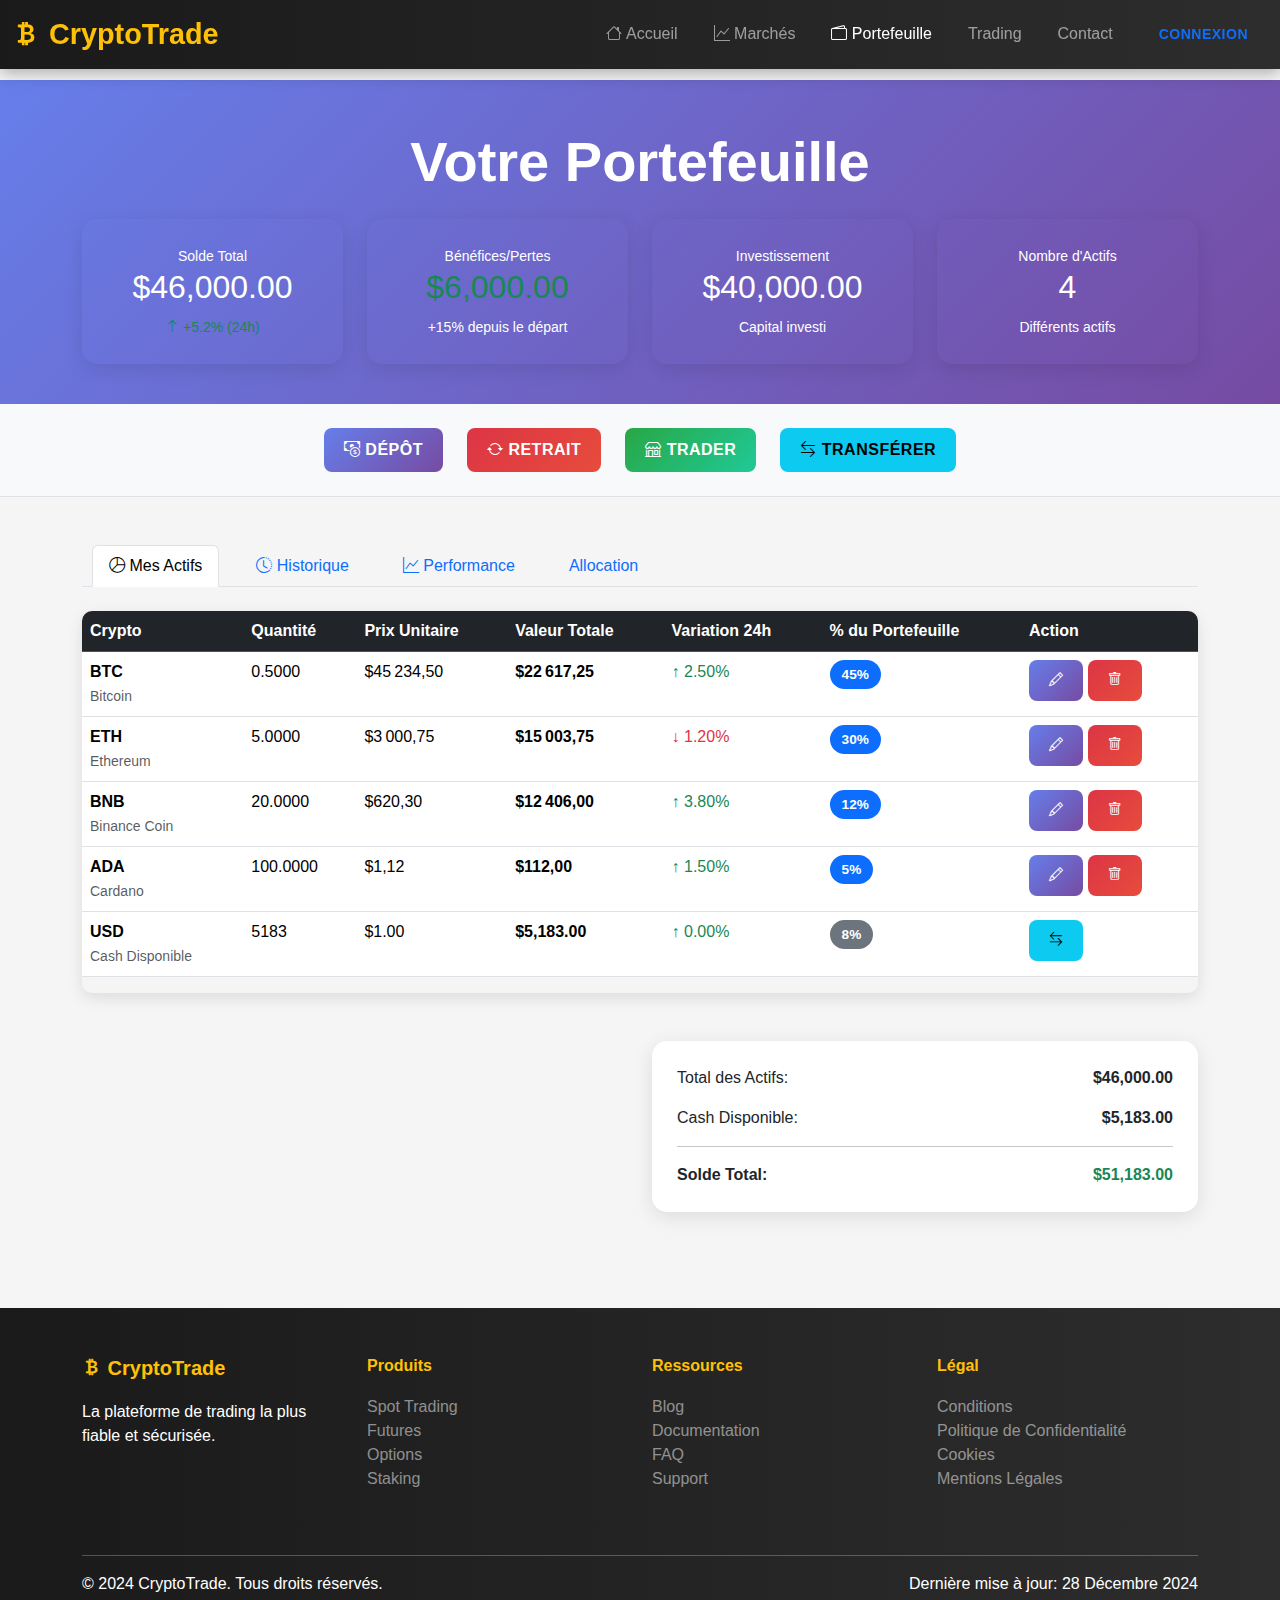
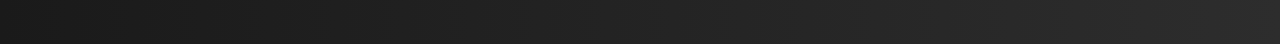
<file: portfolio.html>
<!DOCTYPE html>
<html lang="fr">
<head>
    <meta charset="UTF-8">
    <meta name="viewport" content="width=device-width, initial-scale=1.0">
    <title>Portefeuille - CryptoTrade</title>
    <link href="https://cdn.jsdelivr.net/npm/bootstrap@5.3.0/dist/css/bootstrap.min.css" rel="stylesheet">
    <link rel="stylesheet" href="https://cdn.jsdelivr.net/npm/bootstrap-icons@1.11.0/font/bootstrap-icons.css">
    <link rel="stylesheet" href="css/style.css">
</head>
<body>
    <!-- Navbar -->
    <nav class="navbar navbar-expand-lg navbar-dark bg-dark fixed-top">
        <div class="container-fluid">
            <a class="navbar-brand fw-bold" href="index.html">
                <i class="bi bi-currency-bitcoin"></i> CryptoTrade
            </a>
            <button class="navbar-toggler" type="button" data-bs-toggle="collapse" data-bs-target="#navbarNav">
                <span class="navbar-toggler-icon"></span>
            </button>
            <div class="collapse navbar-collapse" id="navbarNav">
                <ul class="navbar-nav ms-auto">
                    <li class="nav-item">
                        <a class="nav-link" href="index.html">
                            <i class="bi bi-house"></i> Accueil
                        </a>
                    </li>
                    <li class="nav-item">
                        <a class="nav-link" href="markets.html">
                            <i class="bi bi-graph-up"></i> Marchés
                        </a>
                    </li>
                    <li class="nav-item">
                        <a class="nav-link active" href="portfolio.html">
                            <i class="bi bi-wallet2"></i> Portefeuille
                        </a>
                    </li>
                    <li class="nav-item">
                        <a class="nav-link" href="trading.html">Trading</a>
                    </li>
                    <li class="nav-item">
                        <a class="nav-link" href="contact.html">Contact</a>
                    </li>
                    <li class="nav-item">
                        <button class="btn btn-outline-primary btn-sm ms-2" data-bs-toggle="modal" data-bs-target="#loginModal">
                            Connexion
                        </button>
                    </li>
                </ul>
            </div>
        </div>
    </nav>

    <!-- Header Section -->
    <section class="portfolio-header pt-5 pb-4" style="margin-top: 80px; background: linear-gradient(135deg, #667eea 0%, #764ba2 100%); color: white;">
        <div class="container text-center">
            <h1 class="display-4 fw-bold mb-4 text-center">Votre Portefeuille</h1>
            <div class="row">
                <div class="col-md-3 mb-3">
                    <div class="card bg-transparent border-white text-white">
                        <div class="card-body">
                            <small>Solde Total</small>
                            <h2 id="totalBalance">$46,000.00</h2>
                            <small class="text-success"><i class="bi bi-arrow-up"></i> +5.2% (24h)</small>
                        </div>
                    </div>
                </div>
                <div class="col-md-3 mb-3">
                    <div class="card bg-transparent border-white text-white">
                        <div class="card-body">
                            <small>Bénéfices/Pertes</small>
                            <h2 class="text-success">$6,000.00</h2>
                            <small>+15% depuis le départ</small>
                        </div>
                    </div>
                </div>
                <div class="col-md-3 mb-3">
                    <div class="card bg-transparent border-white text-white">
                        <div class="card-body">
                            <small>Investissement</small>
                            <h2>$40,000.00</h2>
                            <small>Capital investi</small>
                        </div>
                    </div>
                </div>
                <div class="col-md-3 mb-3">
                    <div class="card bg-transparent border-white text-white">
                        <div class="card-body">
                            <small>Nombre d'Actifs</small>
                            <h2>4</h2>
                            <small>Différents actifs</small>
                        </div>
                    </div>
                </div>
            </div>
        </div>
    </section>

    <!-- Actions Rapides -->
    <section class="actions-section py-4 bg-light border-bottom">
        <div class="container">
            <div class="row justify-content-center">
                <div class="col-auto">
                    <button class="btn btn-primary" data-bs-toggle="offcanvas" data-bs-target="#deposer">
                        <i class="bi bi-cash-coin"></i> Dépôt
                    </button>
                </div>
                <div class="col-auto">
                    <button class="btn btn-danger" data-bs-toggle="offcanvas" data-bs-target="#retrait">
                        <i class="bi bi-arrow-repeat"></i> Retrait
                    </button>
                </div>
                <div class="col-auto">
                    <button class="btn btn-success" onclick="window.location.href='index.html#trading'">
                        <i class="bi bi-shop"></i> Trader
                    </button>
                </div>
                <div class="col-auto">
                    <button class="btn btn-info" onclick="transferModal()">
                        <i class="bi bi-arrow-left-right"></i> Transférer
                    </button>
                </div>
            </div>
        </div>
    </section>

    <!-- Tabs -->
    <section class="portfolio-content py-5">
        <div class="container">
            <ul class="nav nav-tabs mb-4" role="tablist">
                <li class="nav-item" role="presentation">
                    <button class="nav-link active" id="assets-tab" data-bs-toggle="tab" data-bs-target="#assets-content" type="button" role="tab">
                        <i class="bi bi-pie-chart"></i> Mes Actifs
                    </button>
                </li>
                <li class="nav-item" role="presentation">
                    <button class="nav-link" id="transactions-tab" data-bs-toggle="tab" data-bs-target="#transactions-content" type="button" role="tab">
                        <i class="bi bi-clock-history"></i> Historique
                    </button>
                </li>
                <li class="nav-item" role="presentation">
                    <button class="nav-link" id="performance-tab" data-bs-toggle="tab" data-bs-target="#performance-content" type="button" role="tab">
                        <i class="bi bi-graph-up"></i> Performance
                    </button>
                </li>
                <li class="nav-item" role="presentation">
                    <button class="nav-link" id="allocation-tab" data-bs-toggle="tab" data-bs-target="#allocation-content" type="button" role="tab">
                        <i class="bi bi-distribution"></i> Allocation
                    </button>
                </li>
            </ul>

            <div class="tab-content">
                <!-- Mes Actifs -->
                <div class="tab-pane fade show active" id="assets-content" role="tabpanel">
                    <div class="table-responsive">
                        <table class="table table-hover">
                            <thead class="table-dark">
                                <tr>
                                    <th>Crypto</th>
                                    <th>Quantité</th>
                                    <th>Prix Unitaire</th>
                                    <th>Valeur Totale</th>
                                    <th>Variation 24h</th>
                                    <th>% du Portefeuille</th>
                                    <th>Action</th>
                                </tr>
                            </thead>
                            <tbody id="assetsTableBody">
                                <!-- Données chargées dynamiquement -->
                            </tbody>
                        </table>
                    </div>

                    <!-- Résumé -->
                    <div class="row mt-5">
                        <div class="col-md-6 offset-md-6">
                            <div class="card">
                                <div class="card-body">
                                    <div class="d-flex justify-content-between mb-3">
                                        <span>Total des Actifs:</span>
                                        <strong>$46,000.00</strong>
                                    </div>
                                    <div class="d-flex justify-content-between mb-3">
                                        <span>Cash Disponible:</span>
                                        <strong>$5,183.00</strong>
                                    </div>
                                    <hr>
                                    <div class="d-flex justify-content-between">
                                        <span><strong>Solde Total:</strong></span>
                                        <strong class="text-success">$51,183.00</strong>
                                    </div>
                                </div>
                            </div>
                        </div>
                    </div>
                </div>

                <!-- Historique des Transactions -->
                <div class="tab-pane fade" id="transactions-content" role="tabpanel">
                    <div class="table-responsive">
                        <table class="table table-striped">
                            <thead class="table-dark">
                                <tr>
                                    <th>Date</th>
                                    <th>Type</th>
                                    <th>Crypto</th>
                                    <th>Quantité</th>
                                    <th>Prix</th>
                                    <th>Frais</th>
                                    <th>Total</th>
                                    <th>Statut</th>
                                </tr>
                            </thead>
                            <tbody>
                                <tr>
                                    <td>2024-12-28 14:30</td>
                                    <td><span class="badge bg-success">Achat</span></td>
                                    <td><strong>Bitcoin (BTC)</strong></td>
                                    <td>0.1</td>
                                    <td>$45,234</td>
                                    <td>$45.23</td>
                                    <td>$4,568.63</td>
                                    <td><span class="badge bg-success">Confirmée</span></td>
                                </tr>
                                <tr>
                                    <td>2024-12-27 10:15</td>
                                    <td><span class="badge bg-danger">Vente</span></td>
                                    <td><strong>Ethereum (ETH)</strong></td>
                                    <td>1</td>
                                    <td>$3,000</td>
                                    <td>$3.00</td>
                                    <td>$2,997.00</td>
                                    <td><span class="badge bg-success">Confirmée</span></td>
                                </tr>
                                <tr>
                                    <td>2024-12-26 09:45</td>
                                    <td><span class="badge bg-info">Dépôt</span></td>
                                    <td><strong>USD</strong></td>
                                    <td>5000</td>
                                    <td>$1</td>
                                    <td>$50</td>
                                    <td>$4,950</td>
                                    <td><span class="badge bg-warning">En Attente</span></td>
                                </tr>
                                <tr>
                                    <td>2024-12-25 16:20</td>
                                    <td><span class="badge bg-success">Achat</span></td>
                                    <td><strong>Binance Coin (BNB)</strong></td>
                                    <td>5</td>
                                    <td>$310</td>
                                    <td>$7.75</td>
                                    <td>$1,557.25</td>
                                    <td><span class="badge bg-success">Confirmée</span></td>
                                </tr>
                                <tr>
                                    <td>2024-12-24 11:00</td>
                                    <td><span class="badge bg-success">Achat</span></td>
                                    <td><strong>Cardano (ADA)</strong></td>
                                    <td>100</td>
                                    <td>$1.20</td>
                                    <td>$0.12</td>
                                    <td>$119.88</td>
                                    <td><span class="badge bg-success">Confirmée</span></td>
                                </tr>
                                <tr>
                                    <td>2024-12-23 15:45</td>
                                    <td><span class="badge bg-info">Dépôt</span></td>
                                    <td><strong>USD</strong></td>
                                    <td>10000</td>
                                    <td>$1</td>
                                    <td>$100</td>
                                    <td>$9,900</td>
                                    <td><span class="badge bg-success">Confirmée</span></td>
                                </tr>
                            </tbody>
                        </table>
                    </div>

                    <!-- Pagination -->
                    <nav aria-label="Page navigation" class="mt-4">
                        <ul class="pagination justify-content-center">
                            <li class="page-item disabled">
                                <a class="page-link" href="#">Précédent</a>
                            </li>
                            <li class="page-item active"><a class="page-link" href="#">1</a></li>
                            <li class="page-item"><a class="page-link" href="#">2</a></li>
                            <li class="page-item"><a class="page-link" href="#">3</a></li>
                            <li class="page-item">
                                <a class="page-link" href="#">Suivant</a>
                            </li>
                        </ul>
                    </nav>
                </div>

                <!-- Performance -->
                <div class="tab-pane fade" id="performance-content" role="tabpanel">
                    <div class="row mb-5">
                        <div class="col-md-6 mb-4">
                            <div class="card shadow-sm">
                                <div class="card-header bg-primary text-white">
                                    <h6 class="mb-0">Rentabilité par Période</h6>
                                </div>
                                <div class="card-body">
                                    <div class="mb-3">
                                        <div class="d-flex justify-content-between mb-1">
                                            <span>24h</span>
                                            <strong class="text-success">+2.5%</strong>
                                        </div>
                                        <div class="progress">
                                            <div class="progress-bar bg-success" style="width: 52.5%"></div>
                                        </div>
                                    </div>
                                    <div class="mb-3">
                                        <div class="d-flex justify-content-between mb-1">
                                            <span>7 jours</span>
                                            <strong class="text-success">+8.3%</strong>
                                        </div>
                                        <div class="progress">
                                            <div class="progress-bar bg-success" style="width: 58.3%"></div>
                                        </div>
                                    </div>
                                    <div class="mb-3">
                                        <div class="d-flex justify-content-between mb-1">
                                            <span>30 jours</span>
                                            <strong class="text-success">+12.1%</strong>
                                        </div>
                                        <div class="progress">
                                            <div class="progress-bar bg-success" style="width: 62.1%"></div>
                                        </div>
                                    </div>
                                    <div class="mb-3">
                                        <div class="d-flex justify-content-between mb-1">
                                            <span>Depuis le Début</span>
                                            <strong class="text-success">+15.0%</strong>
                                        </div>
                                        <div class="progress">
                                            <div class="progress-bar bg-success" style="width: 65%"></div>
                                        </div>
                                    </div>
                                </div>
                            </div>
                        </div>

                        <div class="col-md-6 mb-4">
                            <div class="card shadow-sm">
                                <div class="card-header bg-info text-white">
                                    <h6 class="mb-0">Statistiques Principales</h6>
                                </div>
                                <div class="card-body">
                                    <div class="mb-3">
                                        <small class="text-muted">Gain Réalisé</small>
                                        <h5 class="text-success">$6,000.00</h5>
                                    </div>
                                    <div class="mb-3">
                                        <small class="text-muted">Gain Non Réalisé</small>
                                        <h5 class="text-success">$3,500.00</h5>
                                    </div>
                                    <div class="mb-3">
                                        <small class="text-muted">Rendement Total</small>
                                        <h5 class="text-success">$9,500.00</h5>
                                    </div>
                                    <div class="mb-3">
                                        <small class="text-muted">Taux de Rendement</small>
                                        <h5 class="text-success">15.0%</h5>
                                    </div>
                                </div>
                            </div>
                        </div>
                    </div>

                    <!-- Graphique -->
                    <div class="card shadow-sm">
                        <div class="card-header bg-primary text-white">
                            <h6 class="mb-0">Évolution du Portefeuille (30 jours)</h6>
                        </div>
                        <div class="card-body">
                            <div style="height: 300px; background: linear-gradient(180deg, rgba(40,167,69,0.1) 0%, transparent 100%); border-radius: 8px; display: flex; align-items: flex-end; padding: 20px; gap: 5px;">
                                <div style="flex: 1; background: #28a745; height: 60%; border-radius: 5px;"></div>
                                <div style="flex: 1; background: #28a745; height: 70%; border-radius: 5px;"></div>
                                <div style="flex: 1; background: #28a745; height: 50%; border-radius: 5px;"></div>
                                <div style="flex: 1; background: #28a745; height: 75%; border-radius: 5px;"></div>
                                <div style="flex: 1; background: #28a745; height: 65%; border-radius: 5px;"></div>
                                <div style="flex: 1; background: #28a745; height: 80%; border-radius: 5px;"></div>
                                <div style="flex: 1; background: #28a745; height: 70%; border-radius: 5px;"></div>
                                <div style="flex: 1; background: #28a745; height: 85%; border-radius: 5px;"></div>
                                <div style="flex: 1; background: #28a745; height: 90%; border-radius: 5px;"></div>
                                <div style="flex: 1; background: #28a745; height: 100%; border-radius: 5px;"></div>
                            </div>
                        </div>
                    </div>
                </div>

                <!-- Allocation du Portefeuille -->
                <div class="tab-pane fade" id="allocation-content" role="tabpanel">
                    <div class="row">
                        <div class="col-md-6 mb-4">
                            <div class="card shadow-sm">
                                <div class="card-header bg-primary text-white">
                                    <h6 class="mb-0">Répartition par Crypto</h6>
                                </div>
                                <div class="card-body">
                                    <div class="mb-4">
                                        <div class="d-flex justify-content-between mb-1">
                                            <span><strong>Bitcoin</strong></span>
                                            <span>45%</span>
                                        </div>
                                        <div class="progress">
                                            <div class="progress-bar bg-warning" style="width: 45%"></div>
                                        </div>
                                    </div>
                                    <div class="mb-4">
                                        <div class="d-flex justify-content-between mb-1">
                                            <span><strong>Ethereum</strong></span>
                                            <span>30%</span>
                                        </div>
                                        <div class="progress">
                                            <div class="progress-bar bg-info" style="width: 30%"></div>
                                        </div>
                                    </div>
                                    <div class="mb-4">
                                        <div class="d-flex justify-content-between mb-1">
                                            <span><strong>Binance Coin</strong></span>
                                            <span>12%</span>
                                        </div>
                                        <div class="progress">
                                            <div class="progress-bar bg-success" style="width: 12%"></div>
                                        </div>
                                    </div>
                                    <div class="mb-4">
                                        <div class="d-flex justify-content-between mb-1">
                                            <span><strong>Cardano</strong></span>
                                            <span>5%</span>
                                        </div>
                                        <div class="progress">
                                            <div class="progress-bar bg-danger" style="width: 5%"></div>
                                        </div>
                                    </div>
                                    <div class="mb-4">
                                        <div class="d-flex justify-content-between mb-1">
                                            <span><strong>Cash</strong></span>
                                            <span>8%</span>
                                        </div>
                                        <div class="progress">
                                            <div class="progress-bar bg-secondary" style="width: 8%"></div>
                                        </div>
                                    </div>
                                </div>
                            </div>
                        </div>

                        <div class="col-md-6 mb-4">
                            <div class="card shadow-sm">
                                <div class="card-header bg-info text-white">
                                    <h6 class="mb-0">Allocation par Risque</h6>
                                </div>
                                <div class="card-body">
                                    <div class="mb-4">
                                        <div class="d-flex justify-content-between mb-1">
                                            <span><strong>Risque Élevé</strong></span>
                                            <span>35%</span>
                                        </div>
                                        <div class="progress">
                                            <div class="progress-bar bg-danger" style="width: 35%"></div>
                                        </div>
                                    </div>
                                    <div class="mb-4">
                                        <div class="d-flex justify-content-between mb-1">
                                            <span><strong>Risque Moyen</strong></span>
                                            <span>45%</span>
                                        </div>
                                        <div class="progress">
                                            <div class="progress-bar bg-warning" style="width: 45%"></div>
                                        </div>
                                    </div>
                                    <div class="mb-4">
                                        <div class="d-flex justify-content-between mb-1">
                                            <span><strong>Risque Faible</strong></span>
                                            <span>20%</span>
                                        </div>
                                        <div class="progress">
                                            <div class="progress-bar bg-success" style="width: 20%"></div>
                                        </div>
                                    </div>
                                </div>
                            </div>
                        </div>
                    </div>
                </div>
            </div>
        </div>
    </section>

    <!-- Offcanvas Dépôt -->
    <div class="offcanvas offcanvas-start" tabindex="-1" id="deposer">
        <div class="offcanvas-header bg-primary text-white">
            <h5 class="offcanvas-title">Effectuer un Dépôt</h5>
            <button type="button" class="btn-close btn-close-white" data-bs-dismiss="offcanvas"></button>
        </div>
        <div class="offcanvas-body">
            <form id="depotForm">
                <div class="mb-3">
                    <label for="methodeDpot" class="form-label">Méthode de Paiement</label>
                    <select class="form-select" id="methodeDpot">
                        <option value="">Choisir une méthode</option>
                        <option value="carte">Carte Bancaire</option>
                        <option value="virement">Virement Bancaire</option>
                        <option value="wallet">Portefeuille Crypto</option>
                        <option value="paypal">PayPal</option>
                    </select>
                </div>

                <div class="mb-3">
                    <label for="montantDpot" class="form-label">Montant ($)</label>
                    <input type="number" class="form-control" id="montantDpot" placeholder="100.00" step="0.01">
                </div>

                <div class="alert alert-info">
                    <small>Frais de transaction: <span id="fraisDpot">1%</span></small>
                </div>

                <button type="submit" class="btn btn-success w-100">
                    <i class="bi bi-check-circle"></i> Confirmer le Dépôt
                </button>
            </form>
        </div>
    </div>

    <!-- Offcanvas Retrait -->
    <div class="offcanvas offcanvas-start" tabindex="-1" id="retrait">
        <div class="offcanvas-header bg-danger text-white">
            <h5 class="offcanvas-title">Effectuer un Retrait</h5>
            <button type="button" class="btn-close btn-close-white" data-bs-dismiss="offcanvas"></button>
        </div>
        <div class="offcanvas-body">
            <form id="retraitForm">
                <div class="mb-3">
                    <label for="methodeRetrait" class="form-label">Méthode de Retrait</label>
                    <select class="form-select" id="methodeRetrait">
                        <option value="">Choisir une méthode</option>
                        <option value="carte">Virement Bancaire</option>
                        <option value="wallet">Portefeuille Crypto</option>
                        <option value="paypal">PayPal</option>
                    </select>
                </div>

                <div class="mb-3">
                    <label for="montantRetrait" class="form-label">Montant ($)</label>
                    <input type="number" class="form-control" id="montantRetrait" placeholder="100.00" step="0.01">
                </div>

                <div class="mb-3">
                    <label for="adresseRetrait" class="form-label">Adresse de Destination</label>
                    <textarea class="form-control" id="adresseRetrait" rows="3" placeholder="Entrer l'adresse du portefeuille"></textarea>
                </div>

                <div class="alert alert-warning">
                    <small><strong>Attention:</strong> Vérifiez bien l'adresse avant de confirmer!</small>
                </div>

                <button type="submit" class="btn btn-danger w-100">
                    <i class="bi bi-check-circle"></i> Confirmer le Retrait
                </button>
            </form>
        </div>
    </div>

    <!-- Footer -->
    <footer class="footer bg-dark text-white py-5 mt-5">
        <div class="container">
            <div class="row mb-4">
                <div class="col-md-3 mb-4">
                    <h5><i class="bi bi-currency-bitcoin"></i> CryptoTrade</h5>
                    <p>La plateforme de trading la plus fiable et sécurisée.</p>
                </div>
                <div class="col-md-3 mb-4">
                    <h6>Produits</h6>
                    <ul class="list-unstyled">
                        <li><a href="#" class="text-white-50">Spot Trading</a></li>
                        <li><a href="#" class="text-white-50">Futures</a></li>
                        <li><a href="#" class="text-white-50">Options</a></li>
                        <li><a href="#" class="text-white-50">Staking</a></li>
                    </ul>
                </div>
                <div class="col-md-3 mb-4">
                    <h6>Ressources</h6>
                    <ul class="list-unstyled">
                        <li><a href="#" class="text-white-50">Blog</a></li>
                        <li><a href="#" class="text-white-50">Documentation</a></li>
                        <li><a href="#" class="text-white-50">FAQ</a></li>
                        <li><a href="#" class="text-white-50">Support</a></li>
                    </ul>
                </div>
                <div class="col-md-3 mb-4">
                    <h6>Légal</h6>
                    <ul class="list-unstyled">
                        <li><a href="#" class="text-white-50">Conditions</a></li>
                        <li><a href="#" class="text-white-50">Politique de Confidentialité</a></li>
                        <li><a href="#" class="text-white-50">Cookies</a></li>
                        <li><a href="#" class="text-white-50">Mentions Légales</a></li>
                    </ul>
                </div>
            </div>
            <hr>
            <div class="row align-items-center">
                <div class="col-md-6">
                    <p class="mb-0">&copy; 2024 CryptoTrade. Tous droits réservés.</p>
                </div>
                <div class="col-md-6 text-md-end">
                    <p class="mb-0">Dernière mise à jour: 28 Décembre 2024</p>
                </div>
            </div>
        </div>
    </footer>

    <!-- Login Modal -->
    <div class="modal fade" id="loginModal" tabindex="-1">
        <div class="modal-dialog">
            <div class="modal-content">
                <div class="modal-header bg-primary text-white">
                    <h5 class="modal-title">Connexion</h5>
                    <button type="button" class="btn-close btn-close-white" data-bs-dismiss="modal"></button>
                </div>
                <div class="modal-body">
                    <form id="loginForm">
                        <div class="mb-3">
                            <label for="loginEmail" class="form-label">Email</label>
                            <input type="email" class="form-control" id="loginEmail" required>
                        </div>
                        <div class="mb-3">
                            <label for="loginPassword" class="form-label">Mot de Passe</label>
                            <input type="password" class="form-control" id="loginPassword" required>
                        </div>
                        <div class="mb-3 form-check">
                            <input type="checkbox" class="form-check-input" id="rememberMe">
                            <label class="form-check-label" for="rememberMe">
                                Se souvenir de moi
                            </label>
                        </div>
                        <button type="submit" class="btn btn-primary w-100">
                            Se connecter
                        </button>
                    </form>
                </div>
            </div>
        </div>
    </div>

    <script src="https://cdn.jsdelivr.net/npm/bootstrap@5.3.0/dist/js/bootstrap.bundle.min.js"></script>
    <script src="js/portfolio.js"></script>
</body>
</html>
</file>
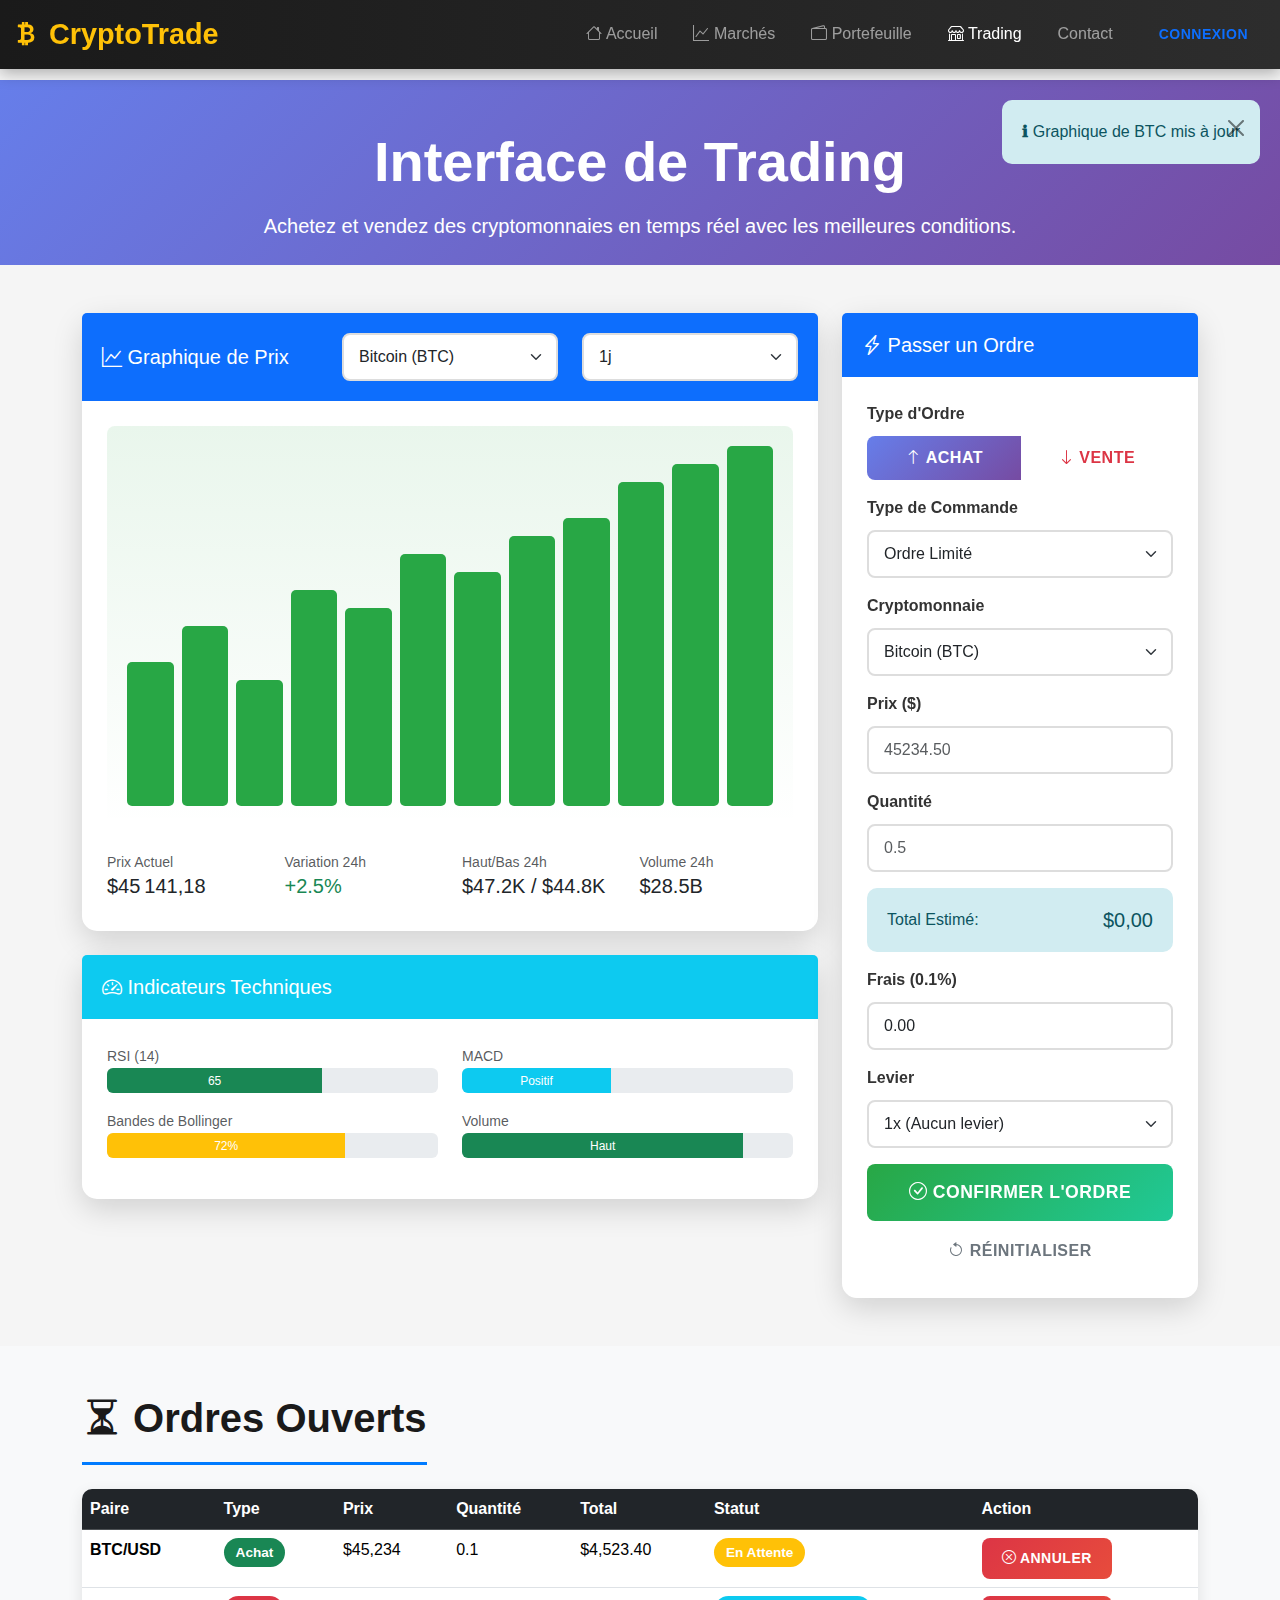
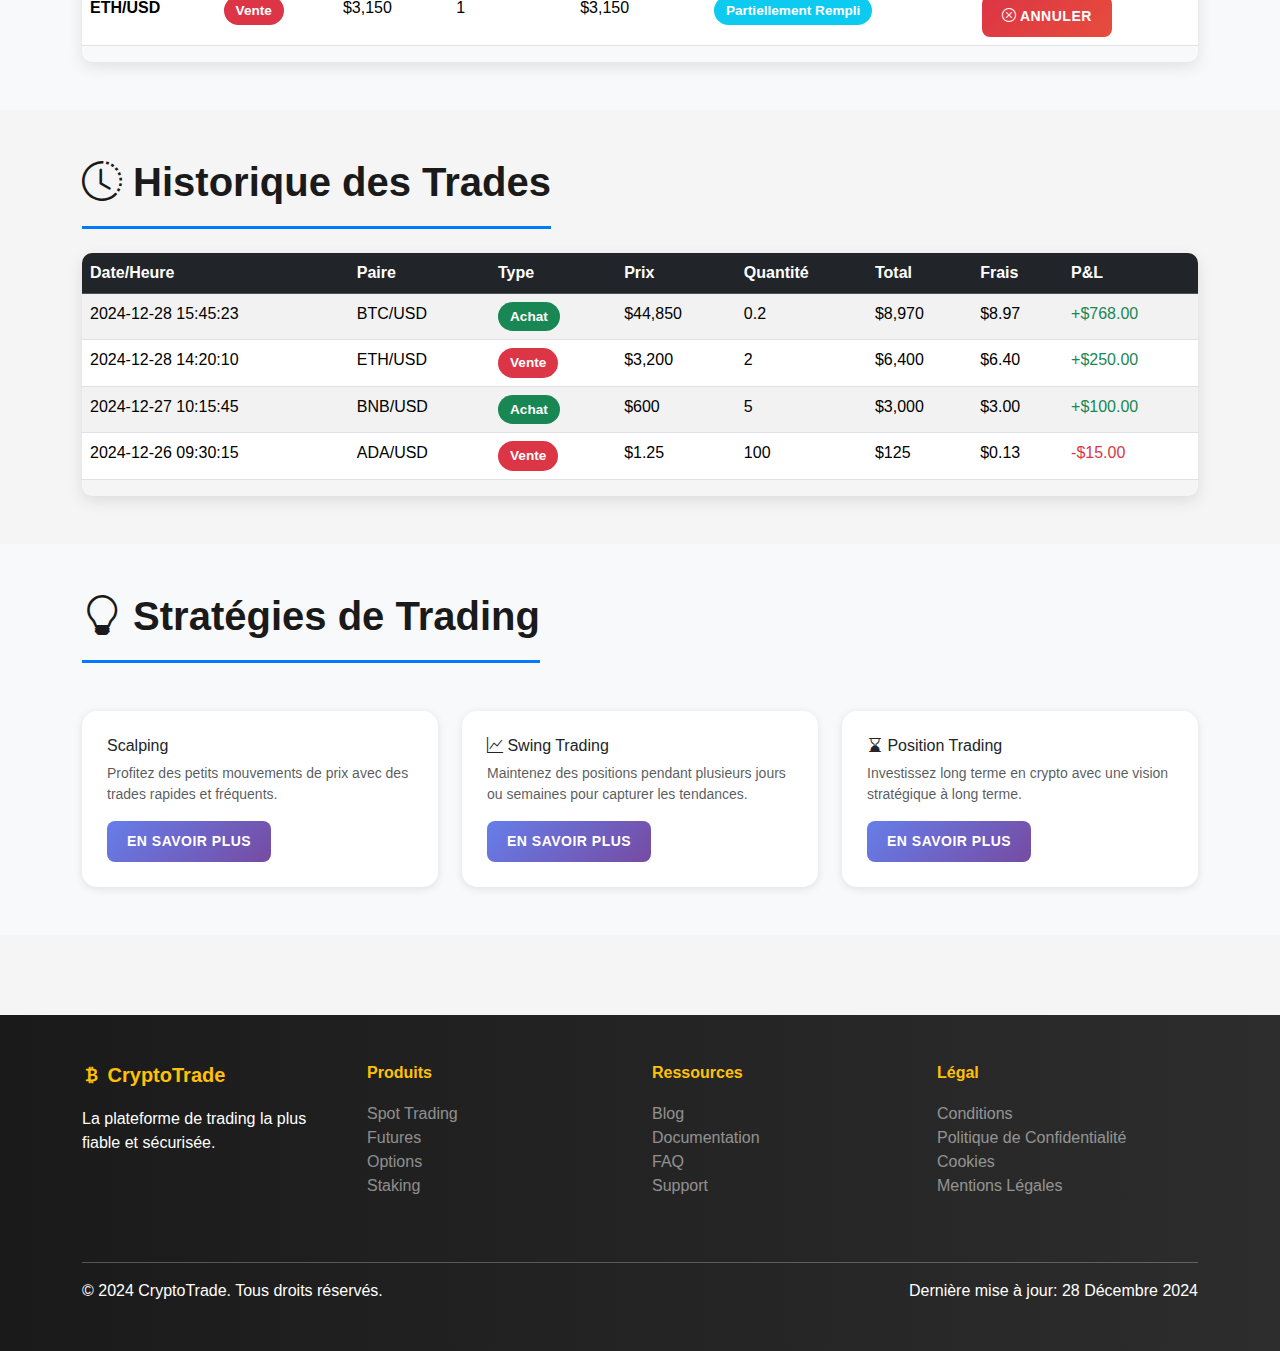
<file: trading.html>
<!DOCTYPE html>
<html lang="fr">
<head>
    <meta charset="UTF-8">
    <meta name="viewport" content="width=device-width, initial-scale=1.0">
    <title>Trading - CryptoTrade</title>
    <link href="https://cdn.jsdelivr.net/npm/bootstrap@5.3.0/dist/css/bootstrap.min.css" rel="stylesheet">
    <link rel="stylesheet" href="https://cdn.jsdelivr.net/npm/bootstrap-icons@1.11.0/font/bootstrap-icons.css">
    <link rel="stylesheet" href="css/style.css">
</head>
<body>
    <!-- Navbar -->
    <nav class="navbar navbar-expand-lg navbar-dark bg-dark fixed-top">
        <div class="container-fluid">
            <a class="navbar-brand fw-bold" href="index.html">
                <i class="bi bi-currency-bitcoin"></i> CryptoTrade
            </a>
            <button class="navbar-toggler" type="button" data-bs-toggle="collapse" data-bs-target="#navbarNav">
                <span class="navbar-toggler-icon"></span>
            </button>
            <div class="collapse navbar-collapse" id="navbarNav">
                <ul class="navbar-nav ms-auto">
                    <li class="nav-item">
                        <a class="nav-link" href="index.html">
                            <i class="bi bi-house"></i> Accueil
                        </a>
                    </li>
                    <li class="nav-item">
                        <a class="nav-link" href="markets.html">
                            <i class="bi bi-graph-up"></i> Marchés
                        </a>
                    </li>
                    <li class="nav-item">
                        <a class="nav-link" href="portfolio.html">
                            <i class="bi bi-wallet2"></i> Portefeuille
                        </a>
                    </li>
                    <li class="nav-item">
                        <a class="nav-link active" href="trading.html">
                            <i class="bi bi-shop"></i> Trading
                        </a>
                    </li>
                    <li class="nav-item">
                        <a class="nav-link" href="contact.html">Contact</a>
                    </li>
                    <li class="nav-item">
                        <button class="btn btn-outline-primary btn-sm ms-2" data-bs-toggle="modal" data-bs-target="#loginModal">
                            Connexion
                        </button>
                    </li>
                </ul>
            </div>
        </div>
    </nav>

    <!-- Header Section -->
    <section class="trading-header pt-5 pb-4" style="margin-top: 80px; background: linear-gradient(135deg, #667eea 0%, #764ba2 100%); color: white;">
        <div class="container text-center">
            <h1 class="display-4 fw-bold mb-3 text-center">Interface de Trading</h1>
            <p class="lead mb-0 text-center">Achetez et vendez des cryptomonnaies en temps réel avec les meilleures conditions.</p>
        </div>
    </section>

    <!-- Trading Zone -->
    <section class="trading-zone py-5">
        <div class="container">
            <div class="row g-4">
                <!-- Graphique et Info -->
                <div class="col-lg-8">
                    <!-- Sélecteur de Crypto -->
                    <div class="card shadow-lg mb-4">
                        <div class="card-header bg-primary text-white">
                            <div class="row align-items-center">
                                <div class="col">
                                    <h5 class="mb-0"><i class="bi bi-graph-up"></i> Graphique de Prix</h5>
                                </div>
                                <div class="col-md-4">
                                    <select class="form-select form-select-sm" id="cryptoSelector" onchange="updateChart()">
                                        <option value="BTC">Bitcoin (BTC)</option>
                                        <option value="ETH">Ethereum (ETH)</option>
                                        <option value="BNB">Binance Coin (BNB)</option>
                                        <option value="XRP">Ripple (XRP)</option>
                                        <option value="ADA">Cardano (ADA)</option>
                                        <option value="SOL">Solana (SOL)</option>
                                    </select>
                                </div>
                                <div class="col-md-4">
                                    <select class="form-select form-select-sm" id="timeFrame">
                                        <option value="1h">1h</option>
                                        <option value="4h">4h</option>
                                        <option value="1d" selected>1j</option>
                                        <option value="1w">1s</option>
                                        <option value="1m">1m</option>
                                    </select>
                                </div>
                            </div>
                        </div>
                        <div class="card-body">
                            <!-- Graphique Simulé -->
                            <div style="height: 400px; background: linear-gradient(180deg, rgba(40,167,69,0.1) 0%, transparent 100%); border-radius: 8px; display: flex; align-items: flex-end; padding: 20px; gap: 8px; position: relative;">
                                <div style="flex: 1; background: #28a745; height: 40%; border-radius: 5px; transition: all 0.3s;"></div>
                                <div style="flex: 1; background: #28a745; height: 50%; border-radius: 5px; transition: all 0.3s;"></div>
                                <div style="flex: 1; background: #28a745; height: 35%; border-radius: 5px; transition: all 0.3s;"></div>
                                <div style="flex: 1; background: #28a745; height: 60%; border-radius: 5px; transition: all 0.3s;"></div>
                                <div style="flex: 1; background: #28a745; height: 55%; border-radius: 5px; transition: all 0.3s;"></div>
                                <div style="flex: 1; background: #28a745; height: 70%; border-radius: 5px; transition: all 0.3s;"></div>
                                <div style="flex: 1; background: #28a745; height: 65%; border-radius: 5px; transition: all 0.3s;"></div>
                                <div style="flex: 1; background: #28a745; height: 75%; border-radius: 5px; transition: all 0.3s;"></div>
                                <div style="flex: 1; background: #28a745; height: 80%; border-radius: 5px; transition: all 0.3s;"></div>
                                <div style="flex: 1; background: #28a745; height: 90%; border-radius: 5px; transition: all 0.3s;"></div>
                                <div style="flex: 1; background: #28a745; height: 95%; border-radius: 5px; transition: all 0.3s;"></div>
                                <div style="flex: 1; background: #28a745; height: 100%; border-radius: 5px; transition: all 0.3s;"></div>
                            </div>

                            <!-- Infos Prix -->
                            <div class="row mt-4">
                                <div class="col-md-3">
                                    <small class="text-muted">Prix Actuel</small>
                                    <h5 id="currentPrice">$45,234.50</h5>
                                </div>
                                <div class="col-md-3">
                                    <small class="text-muted">Variation 24h</small>
                                    <h5 class="text-success">+2.5%</h5>
                                </div>
                                <div class="col-md-3">
                                    <small class="text-muted">Haut/Bas 24h</small>
                                    <h5>$47.2K / $44.8K</h5>
                                </div>
                                <div class="col-md-3">
                                    <small class="text-muted">Volume 24h</small>
                                    <h5>$28.5B</h5>
                                </div>
                            </div>
                        </div>
                    </div>

                    <!-- Indicateurs Techniques -->
                    <div class="card shadow-lg">
                        <div class="card-header bg-info text-white">
                            <h5 class="mb-0"><i class="bi bi-speedometer2"></i> Indicateurs Techniques</h5>
                        </div>
                        <div class="card-body">
                            <div class="row">
                                <div class="col-md-6 mb-3">
                                    <small class="text-muted">RSI (14)</small>
                                    <div class="progress" style="height: 25px;">
                                        <div class="progress-bar bg-success" role="progressbar" style="width: 65%">
                                            65
                                        </div>
                                    </div>
                                </div>
                                <div class="col-md-6 mb-3">
                                    <small class="text-muted">MACD</small>
                                    <div class="progress" style="height: 25px;">
                                        <div class="progress-bar bg-info" role="progressbar" style="width: 45%">
                                            Positif
                                        </div>
                                    </div>
                                </div>
                                <div class="col-md-6 mb-3">
                                    <small class="text-muted">Bandes de Bollinger</small>
                                    <div class="progress" style="height: 25px;">
                                        <div class="progress-bar bg-warning" role="progressbar" style="width: 72%">
                                            72%
                                        </div>
                                    </div>
                                </div>
                                <div class="col-md-6 mb-3">
                                    <small class="text-muted">Volume</small>
                                    <div class="progress" style="height: 25px;">
                                        <div class="progress-bar bg-success" role="progressbar" style="width: 85%">
                                            Haut
                                        </div>
                                    </div>
                                </div>
                            </div>
                        </div>
                    </div>
                </div>

                <!-- Formulaire de Trading -->
                <div class="col-lg-4">
                    <div class="card shadow-lg border-primary sticky-top" style="top: 100px;">
                        <div class="card-header bg-primary text-white">
                            <h5 class="mb-0"><i class="bi bi-lightning-charge"></i> Passer un Ordre</h5>
                        </div>
                        <div class="card-body">
                            <form id="tradingForm">
                                <!-- Type d'Ordre -->
                                <div class="mb-3">
                                    <label class="form-label fw-bold">Type d'Ordre</label>
                                    <div class="btn-group w-100" role="group">
                                        <input type="radio" class="btn-check" name="orderType" id="achat" value="achat" checked>
                                        <label class="btn btn-outline-success" for="achat">
                                            <i class="bi bi-arrow-up"></i> Achat
                                        </label>
                                        <input type="radio" class="btn-check" name="orderType" id="vente" value="vente">
                                        <label class="btn btn-outline-danger" for="vente">
                                            <i class="bi bi-arrow-down"></i> Vente
                                        </label>
                                    </div>
                                </div>

                                <!-- Type de Commande -->
                                <div class="mb-3">
                                    <label for="orderTypeSelect" class="form-label fw-bold">Type de Commande</label>
                                    <select class="form-select" id="orderTypeSelect" onchange="updateOrderType()">
                                        <option value="limit">Ordre Limité</option>
                                        <option value="market">Ordre au Marché</option>
                                        <option value="stop">Stop Loss</option>
                                        <option value="trailing">Trailing Stop</option>
                                    </select>
                                </div>

                                <!-- Crypto -->
                                <div class="mb-3">
                                    <label for="tradingCrypto" class="form-label fw-bold">Cryptomonnaie</label>
                                    <select class="form-select" id="tradingCrypto" required>
                                        <option value="BTC">Bitcoin (BTC)</option>
                                        <option value="ETH">Ethereum (ETH)</option>
                                        <option value="BNB">Binance Coin (BNB)</option>
                                        <option value="XRP">Ripple (XRP)</option>
                                        <option value="ADA">Cardano (ADA)</option>
                                        <option value="SOL">Solana (SOL)</option>
                                    </select>
                                </div>

                                <!-- Prix -->
                                <div class="mb-3">
                                    <label for="tradingPrice" class="form-label fw-bold">Prix ($)</label>
                                    <input type="number" class="form-control" id="tradingPrice" placeholder="45234.50" step="0.01" required>
                                </div>

                                <!-- Quantité -->
                                <div class="mb-3">
                                    <label for="tradingQuantity" class="form-label fw-bold">Quantité</label>
                                    <input type="number" class="form-control" id="tradingQuantity" placeholder="0.5" step="0.0001" required oninput="calculateTotal()">
                                </div>

                                <!-- Total -->
                                <div class="alert alert-info mb-3">
                                    <div class="d-flex justify-content-between">
                                        <span>Total Estimé:</span>
                                        <h5 id="tradingTotal" class="mb-0">$0.00</h5>
                                    </div>
                                </div>

                                <!-- Frais -->
                                <div class="mb-3">
                                    <label for="fees" class="form-label fw-bold">Frais (0.1%)</label>
                                    <input type="number" class="form-control" id="fees" readonly value="0.00">
                                </div>

                                <!-- Stop Loss (Conditionnel) -->
                                <div class="mb-3" id="stopLossDiv" style="display: none;">
                                    <label for="stopLoss" class="form-label fw-bold">Stop Loss ($)</label>
                                    <input type="number" class="form-control" id="stopLoss" placeholder="40000" step="0.01">
                                </div>

                                <!-- Take Profit (Conditionnel) -->
                                <div class="mb-3" id="takeProfitDiv" style="display: none;">
                                    <label for="takeProfit" class="form-label fw-bold">Take Profit ($)</label>
                                    <input type="number" class="form-control" id="takeProfit" placeholder="50000" step="0.01">
                                </div>

                                <!-- Levier (Optionnel) -->
                                <div class="mb-3">
                                    <label for="leverage" class="form-label fw-bold">Levier</label>
                                    <select class="form-select" id="leverage">
                                        <option value="1">1x (Aucun levier)</option>
                                        <option value="2">2x</option>
                                        <option value="5">5x</option>
                                        <option value="10">10x</option>
                                    </select>
                                </div>

                                <!-- Boutons -->
                                <button type="submit" class="btn btn-success btn-lg w-100 mb-2">
                                    <i class="bi bi-check-circle"></i> Confirmer l'Ordre
                                </button>
                                <button type="reset" class="btn btn-outline-secondary w-100">
                                    <i class="bi bi-arrow-counterclockwise"></i> Réinitialiser
                                </button>
                            </form>
                        </div>
                    </div>
                </div>
            </div>
        </div>
    </section>

    <!-- Ordres Ouverts -->
    <section class="open-orders py-5 bg-light">
        <div class="container">
            <h2 class="section-title mb-4 text-center">
                <i class="bi bi-hourglass-split"></i> Ordres Ouverts
            </h2>

            <div class="table-responsive">
                <table class="table table-hover">
                    <thead class="table-dark">
                        <tr>
                            <th>Paire</th>
                            <th>Type</th>
                            <th>Prix</th>
                            <th>Quantité</th>
                            <th>Total</th>
                            <th>Statut</th>
                            <th>Action</th>
                        </tr>
                    </thead>
                    <tbody>
                        <tr>
                            <td><strong>BTC/USD</strong></td>
                            <td><span class="badge bg-success">Achat</span></td>
                            <td>$45,234</td>
                            <td>0.1</td>
                            <td>$4,523.40</td>
                            <td><span class="badge bg-warning">En Attente</span></td>
                            <td>
                                <button class="btn btn-sm btn-danger" onclick="cancelOrder()">
                                    <i class="bi bi-x-circle"></i> Annuler
                                </button>
                            </td>
                        </tr>
                        <tr>
                            <td><strong>ETH/USD</strong></td>
                            <td><span class="badge bg-danger">Vente</span></td>
                            <td>$3,150</td>
                            <td>1</td>
                            <td>$3,150</td>
                            <td><span class="badge bg-info">Partiellement Rempli</span></td>
                            <td>
                                <button class="btn btn-sm btn-danger" onclick="cancelOrder()">
                                    <i class="bi bi-x-circle"></i> Annuler
                                </button>
                            </td>
                        </tr>
                    </tbody>
                </table>
            </div>
        </div>
    </section>

    <!-- Historique des Trades -->
    <section class="trade-history py-5">
        <div class="container">
            <h2 class="section-title mb-4 text-center">
                <i class="bi bi-clock-history"></i> Historique des Trades
            </h2>

            <div class="table-responsive">
                <table class="table table-striped">
                    <thead class="table-dark">
                        <tr>
                            <th>Date/Heure</th>
                            <th>Paire</th>
                            <th>Type</th>
                            <th>Prix</th>
                            <th>Quantité</th>
                            <th>Total</th>
                            <th>Frais</th>
                            <th>P&L</th>
                        </tr>
                    </thead>
                    <tbody>
                        <tr>
                            <td>2024-12-28 15:45:23</td>
                            <td>BTC/USD</td>
                            <td><span class="badge bg-success">Achat</span></td>
                            <td>$44,850</td>
                            <td>0.2</td>
                            <td>$8,970</td>
                            <td>$8.97</td>
                            <td><span class="text-success">+$768.00</span></td>
                        </tr>
                        <tr>
                            <td>2024-12-28 14:20:10</td>
                            <td>ETH/USD</td>
                            <td><span class="badge bg-danger">Vente</span></td>
                            <td>$3,200</td>
                            <td>2</td>
                            <td>$6,400</td>
                            <td>$6.40</td>
                            <td><span class="text-success">+$250.00</span></td>
                        </tr>
                        <tr>
                            <td>2024-12-27 10:15:45</td>
                            <td>BNB/USD</td>
                            <td><span class="badge bg-success">Achat</span></td>
                            <td>$600</td>
                            <td>5</td>
                            <td>$3,000</td>
                            <td>$3.00</td>
                            <td><span class="text-success">+$100.00</span></td>
                        </tr>
                        <tr>
                            <td>2024-12-26 09:30:15</td>
                            <td>ADA/USD</td>
                            <td><span class="badge bg-danger">Vente</span></td>
                            <td>$1.25</td>
                            <td>100</td>
                            <td>$125</td>
                            <td>$0.13</td>
                            <td><span class="text-danger">-$15.00</span></td>
                        </tr>
                    </tbody>
                </table>
            </div>
        </div>
    </section>

    <!-- Stratégies de Trading -->
    <section class="trading-strategies py-5 bg-light">
        <div class="container">
            <h2 class="section-title mb-5 text-center">
                <i class="bi bi-lightbulb"></i> Stratégies de Trading
            </h2>

            <div class="row g-4">
                <div class="col-md-4">
                    <div class="card shadow-sm h-100">
                        <div class="card-body">
                            <h6 class="card-title">
                                <i class="bi bi-arrow-up-down"></i> Scalping
                            </h6>
                            <p class="card-text text-muted small">
                                Profitez des petits mouvements de prix avec des trades rapides et fréquents.
                            </p>
                            <button class="btn btn-sm btn-primary">En savoir plus</button>
                        </div>
                    </div>
                </div>

                <div class="col-md-4">
                    <div class="card shadow-sm h-100">
                        <div class="card-body">
                            <h6 class="card-title">
                                <i class="bi bi-graph-up"></i> Swing Trading
                            </h6>
                            <p class="card-text text-muted small">
                                Maintenez des positions pendant plusieurs jours ou semaines pour capturer les tendances.
                            </p>
                            <button class="btn btn-sm btn-primary">En savoir plus</button>
                        </div>
                    </div>
                </div>

                <div class="col-md-4">
                    <div class="card shadow-sm h-100">
                        <div class="card-body">
                            <h6 class="card-title">
                                <i class="bi bi-hourglass-bottom"></i> Position Trading
                            </h6>
                            <p class="card-text text-muted small">
                                Investissez long terme en crypto avec une vision stratégique à long terme.
                            </p>
                            <button class="btn btn-sm btn-primary">En savoir plus</button>
                        </div>
                    </div>
                </div>
            </div>
        </div>
    </section>

    <!-- Footer -->
    <footer class="footer bg-dark text-white py-5">
        <div class="container">
            <div class="row mb-4">
                <div class="col-md-3 mb-4">
                    <h5><i class="bi bi-currency-bitcoin"></i> CryptoTrade</h5>
                    <p>La plateforme de trading la plus fiable et sécurisée.</p>
                </div>
                <div class="col-md-3 mb-4">
                    <h6>Produits</h6>
                    <ul class="list-unstyled">
                        <li><a href="#" class="text-white-50">Spot Trading</a></li>
                        <li><a href="#" class="text-white-50">Futures</a></li>
                        <li><a href="#" class="text-white-50">Options</a></li>
                        <li><a href="#" class="text-white-50">Staking</a></li>
                    </ul>
                </div>
                <div class="col-md-3 mb-4">
                    <h6>Ressources</h6>
                    <ul class="list-unstyled">
                        <li><a href="#" class="text-white-50">Blog</a></li>
                        <li><a href="#" class="text-white-50">Documentation</a></li>
                        <li><a href="#" class="text-white-50">FAQ</a></li>
                        <li><a href="#" class="text-white-50">Support</a></li>
                    </ul>
                </div>
                <div class="col-md-3 mb-4">
                    <h6>Légal</h6>
                    <ul class="list-unstyled">
                        <li><a href="#" class="text-white-50">Conditions</a></li>
                        <li><a href="#" class="text-white-50">Politique de Confidentialité</a></li>
                        <li><a href="#" class="text-white-50">Cookies</a></li>
                        <li><a href="#" class="text-white-50">Mentions Légales</a></li>
                    </ul>
                </div>
            </div>
            <hr>
            <div class="row align-items-center">
                <div class="col-md-6">
                    <p class="mb-0">&copy; 2024 CryptoTrade. Tous droits réservés.</p>
                </div>
                <div class="col-md-6 text-md-end">
                    <p class="mb-0">Dernière mise à jour: 28 Décembre 2024</p>
                </div>
            </div>
        </div>
    </footer>

    <!-- Login Modal -->
    <div class="modal fade" id="loginModal" tabindex="-1">
        <div class="modal-dialog">
            <div class="modal-content">
                <div class="modal-header bg-primary text-white">
                    <h5 class="modal-title">Connexion</h5>
                    <button type="button" class="btn-close btn-close-white" data-bs-dismiss="modal"></button>
                </div>
                <div class="modal-body">
                    <form id="loginForm">
                        <div class="mb-3">
                            <label for="loginEmail" class="form-label">Email</label>
                            <input type="email" class="form-control" id="loginEmail" required>
                        </div>
                        <div class="mb-3">
                            <label for="loginPassword" class="form-label">Mot de Passe</label>
                            <input type="password" class="form-control" id="loginPassword" required>
                        </div>
                        <button type="submit" class="btn btn-primary w-100">
                            Se connecter
                        </button>
                    </form>
                </div>
            </div>
        </div>
    </div>

    <script src="https://cdn.jsdelivr.net/npm/bootstrap@5.3.0/dist/js/bootstrap.bundle.min.js"></script>
    <script src="js/trading.js"></script>
</body>
</html>
</file>
<file: css/style.css>
/* ==========================================
   VARIABLES ET RESET GLOBAL
   ========================================== */
:root {
    --primary-color: #007bff;
    --success-color: #28a745;
    --danger-color: #dc3545;
    --warning-color: #ffc107;
    --info-color: #17a2b8;
    --dark-color: #1a1a1a;
    --light-color: #f8f9fa;
    --crypto-gradient: linear-gradient(135deg, #667eea 0%, #764ba2 100%);
    --transition: all 0.3s ease;
}

* {
    margin: 0;
    padding: 0;
    box-sizing: border-box;
}

body {
    font-family: 'Segoe UI', Tahoma, Geneva, Verdana, sans-serif;
    color: #333;
    background-color: #f5f5f5;
    scroll-behavior: smooth;
}

/* ==========================================
   NAVBAR STYLING
   ========================================== */
.navbar {
    background: linear-gradient(90deg, #1a1a1a 0%, #2d2d2d 100%);
    box-shadow: 0 4px 15px rgba(0, 0, 0, 0.3);
    z-index: 1000;
}

.navbar-brand {
    font-size: 1.8rem;
    color: #ffc107 !important;
    transition: var(--transition);
}

.navbar-brand:hover {
    color: #ffb700 !important;
    transform: scale(1.05);
}

.nav-link {
    margin: 0 10px;
    transition: var(--transition);
    position: relative;
    font-weight: 500;
}

.nav-link:hover {
    color: #ffc107 !important;
}

.nav-link::after {
    content: '';
    position: absolute;
    bottom: -5px;
    left: 0;
    width: 0;
    height: 2px;
    background-color: #ffc107;
    transition: var(--transition);
}

.nav-link:hover::after {
    width: 100%;
}

/* ==========================================
   HERO SECTION
   ========================================== */
.hero-section {
    margin-top: 80px;
    padding: 60px 0;
    background: linear-gradient(135deg, #667eea 0%, #764ba2 100%);
    color: white;
    min-height: 500px;
    display: flex;
    align-items: center;
}

.hero-section h1 {
    font-size: 3.5rem;
    font-weight: 800;
    text-shadow: 2px 2px 4px rgba(0, 0, 0, 0.3);
    animation: slideInLeft 0.8s ease;
}

.hero-section .lead {
    font-size: 1.3rem;
    opacity: 0.95;
    animation: slideInLeft 0.8s ease 0.2s backwards;
}

.hero-section .btn {
    padding: 12px 30px;
    font-weight: 600;
    border-radius: 50px;
    transition: var(--transition);
    animation: slideInLeft 0.8s ease 0.4s backwards;
}

.hero-section .btn:hover {
    transform: translateY(-3px);
    box-shadow: 0 10px 25px rgba(0, 0, 0, 0.2);
}

.bg-gradient-crypto {
    background: linear-gradient(135deg, #667eea 0%, #764ba2 100%);
    border-radius: 15px;
    animation: slideInRight 0.8s ease 0.2s backwards;
}

/* ==========================================
   SECTIONS PRINCIPALES
   ========================================== */
.section-title {
    font-size: 2.5rem;
    font-weight: 800;
    color: #1a1a1a;
    margin-bottom: 40px;
    padding-bottom: 20px;
    border-bottom: 3px solid var(--primary-color);
    display: inline-block;
}

.markets-section {
    padding: 80px 0;
}

.trading-section {
    padding: 80px 0;
    background-color: #fff;
}

.portefeuille-section {
    padding: 80px 0;
}

.contact-section {
    padding: 80px 0;
}

/* ==========================================
   TABLES ET DONNÉES
   ========================================== */
.markets-table {
    margin-top: 30px;
}

.markets-table thead {
    background-color: #2d2d2d;
    font-weight: 700;
    text-transform: uppercase;
    font-size: 0.9rem;
    letter-spacing: 1px;
}

.markets-table tbody tr {
    transition: var(--transition);
    border-bottom: 1px solid #444;
}

.markets-table tbody tr:hover {
    background-color: #3d3d3d;
    transform: scale(1.01);
}

.markets-table td {
    vertical-align: middle;
    padding: 15px;
}

.table-responsive {
    border-radius: 10px;
    overflow: hidden;
    box-shadow: 0 5px 15px rgba(0, 0, 0, 0.1);
}

/* ==========================================
   CARTES ET FORMULAIRES
   ========================================== */
.card {
    border: none;
    border-radius: 15px;
    transition: var(--transition);
    box-shadow: 0 5px 20px rgba(0, 0, 0, 0.1);
}

.card:hover {
    transform: translateY(-10px);
    box-shadow: 0 15px 40px rgba(0, 0, 0, 0.2);
}

.card-header {
    border-radius: 15px 15px 0 0;
    font-weight: 700;
    padding: 20px;
    border: none;
}

.card-body {
    padding: 25px;
}

/* ==========================================
   FORMULAIRES ET INPUTS
   ========================================== */
.form-control,
.form-select {
    border-radius: 8px;
    border: 2px solid #ddd;
    padding: 10px 15px;
    font-size: 1rem;
    transition: var(--transition);
}

.form-control:focus,
.form-select:focus {
    border-color: var(--primary-color);
    box-shadow: 0 0 0 0.2rem rgba(0, 123, 255, 0.25);
    transform: scale(1.02);
}

.form-label {
    font-weight: 600;
    color: #333;
    margin-bottom: 10px;
}

/* ==========================================
   BOUTONS
   ========================================== */
.btn {
    padding: 10px 20px;
    font-weight: 600;
    border-radius: 8px;
    transition: var(--transition);
    text-transform: uppercase;
    letter-spacing: 0.5px;
    border: none;
}

.btn:hover {
    transform: translateY(-2px);
    box-shadow: 0 8px 20px rgba(0, 0, 0, 0.15);
}

.btn-primary {
    background: linear-gradient(135deg, #667eea 0%, #764ba2 100%);
    border: none;
}

.btn-success {
    background: linear-gradient(135deg, #28a745 0%, #20c997 100%);
    border: none;
}

.btn-danger {
    background: linear-gradient(135deg, #dc3545 0%, #e74c3c 100%);
    border: none;
}

.btn-lg {
    padding: 15px 35px;
    font-size: 1.1rem;
}

/* ==========================================
   OFFCANVAS
   ========================================== */
.offcanvas {
    width: 400px;
    box-shadow: -5px 0 15px rgba(0, 0, 0, 0.2);
}

.offcanvas-header {
    padding: 25px;
    border-bottom: 2px solid rgba(255, 255, 255, 0.1);
}

.offcanvas-body {
    padding: 25px;
    background-color: #f8f9fa;
}

@media (max-width: 768px) {
    .offcanvas {
        width: 100%;
    }
}

/* ==========================================
   MODALES
   ========================================== */
.modal-content {
    border-radius: 15px;
    border: none;
    box-shadow: 0 10px 40px rgba(0, 0, 0, 0.3);
}

.modal-header {
    border-radius: 15px 15px 0 0;
    border: none;
    padding: 25px;
}

.modal-body {
    padding: 25px;
}

.modal-footer {
    border-top: 1px solid #eee;
    padding: 20px 25px;
}

/* ==========================================
   FOOTER
   ========================================== */
.footer {
    background: linear-gradient(90deg, #1a1a1a 0%, #2d2d2d 100%);
    margin-top: 80px;
}

.footer h5,
.footer h6 {
    color: #ffc107;
    font-weight: 700;
    margin-bottom: 20px;
}

.footer a {
    transition: var(--transition);
}

.footer a:hover {
    color: #ffc107 !important;
    transform: translateX(5px);
}

.social-links {
    margin-top: 15px;
}

.social-links .btn {
    margin-right: 10px;
    border-radius: 50%;
    width: 40px;
    height: 40px;
    padding: 0;
    display: inline-flex;
    align-items: center;
    justify-content: center;
}

/* ==========================================
   BADGES ET ALERTES
   ========================================== */
.badge {
    padding: 8px 12px;
    border-radius: 20px;
    font-weight: 600;
    font-size: 0.85rem;
}

.alert {
    border-radius: 10px;
    border: none;
    padding: 20px;
    margin-bottom: 20px;
}

.alert-info {
    background-color: #d1ecf1;
    color: #0c5460;
}

.alert-success {
    background-color: #d4edda;
    color: #155724;
}

.alert-warning {
    background-color: #fff3cd;
    color: #856404;
}

/* ==========================================
   FILTRES ET RECHERCHE
   ========================================== */
#searchCrypto,
#filterCrypto,
#sortCrypto {
    border-radius: 8px;
    border: 2px solid #ddd;
    padding: 10px 15px;
}

#searchCrypto:focus,
#filterCrypto:focus,
#sortCrypto:focus {
    border-color: var(--primary-color);
    outline: none;
}

/* ==========================================
   ANIMATIONS
   ========================================== */
@keyframes slideInLeft {
    from {
        opacity: 0;
        transform: translateX(-30px);
    }
    to {
        opacity: 1;
        transform: translateX(0);
    }
}

@keyframes slideInRight {
    from {
        opacity: 0;
        transform: translateX(30px);
    }
    to {
        opacity: 1;
        transform: translateX(0);
    }
}

@keyframes fadeIn {
    from {
        opacity: 0;
    }
    to {
        opacity: 1;
    }
}

@keyframes pulse {
    0%, 100% {
        opacity: 1;
    }
    50% {
        opacity: 0.5;
    }
}

/* ==========================================
   RESPONSIVE DESIGN
   ========================================== */
@media (max-width: 1200px) {
    .hero-section h1 {
        font-size: 2.5rem;
    }

    .section-title {
        font-size: 2rem;
    }
}

@media (max-width: 768px) {
    .navbar {
        padding: 10px 15px;
    }

    .hero-section {
        margin-top: 60px;
        padding: 40px 0;
        min-height: auto;
    }

    .hero-section h1 {
        font-size: 2rem;
    }

    .section-title {
        font-size: 1.5rem;
    }

    .markets-table {
        font-size: 0.9rem;
    }

    .markets-table td {
        padding: 10px 5px;
    }

    .card {
        margin-bottom: 20px;
    }

    .table-responsive {
        font-size: 0.85rem;
    }
}

@media (max-width: 576px) {
    .navbar-brand {
        font-size: 1.3rem;
    }

    .hero-section h1 {
        font-size: 1.5rem;
    }

    .section-title {
        font-size: 1.2rem;
    }

    .btn-lg {
        padding: 10px 20px;
        font-size: 0.9rem;
    }

    .card-body {
        padding: 15px;
    }

    .offcanvas {
        width: 100%;
    }
}

/* ==========================================
   UTILITAIRES
   ========================================== */
.text-white-50 {
    color: rgba(255, 255, 255, 0.5);
}

.text-white-50:hover {
    color: #fff;
}

.opacity-75 {
    opacity: 0.75;
}

.rounded-15 {
    border-radius: 15px;
}

.shadow-sm {
    box-shadow: 0 2px 8px rgba(0, 0, 0, 0.1) !important;
}

.shadow-lg {
    box-shadow: 0 10px 30px rgba(0, 0, 0, 0.15) !important;
}

.border-primary {
    border-color: var(--primary-color) !important;
}

/* ==========================================
   ÉTATS DES ÉLÉMENTS
   ========================================== */
.btn-check:checked + .btn {
    background: linear-gradient(135deg, #667eea 0%, #764ba2 100%) !important;
    border-color: #667eea !important;
    color: white !important;
}

.btn-outline-primary:hover {
    background-color: var(--primary-color);
    border-color: var(--primary-color);
    color: white;
}

.form-control[type="number"]::-webkit-outer-spin-button,
.form-control[type="number"]::-webkit-inner-spin-button {
    -webkit-appearance: none;
    margin: 0;
}

/* ==========================================
   SCROLLBAR STYLING
   ========================================== */
::-webkit-scrollbar {
    width: 10px;
}

::-webkit-scrollbar-track {
    background: #f1f1f1;
}

::-webkit-scrollbar-thumb {
    background: #888;
    border-radius: 5px;
}

::-webkit-scrollbar-thumb:hover {
    background: #555;
}

/* ==========================================
   CURSOR CUSTOM
   ========================================== */
.table tbody tr {
    cursor: pointer;
}

a {
    text-decoration: none;
    color: inherit;
}

button:not(:disabled) {
    cursor: pointer;
}
</file>
